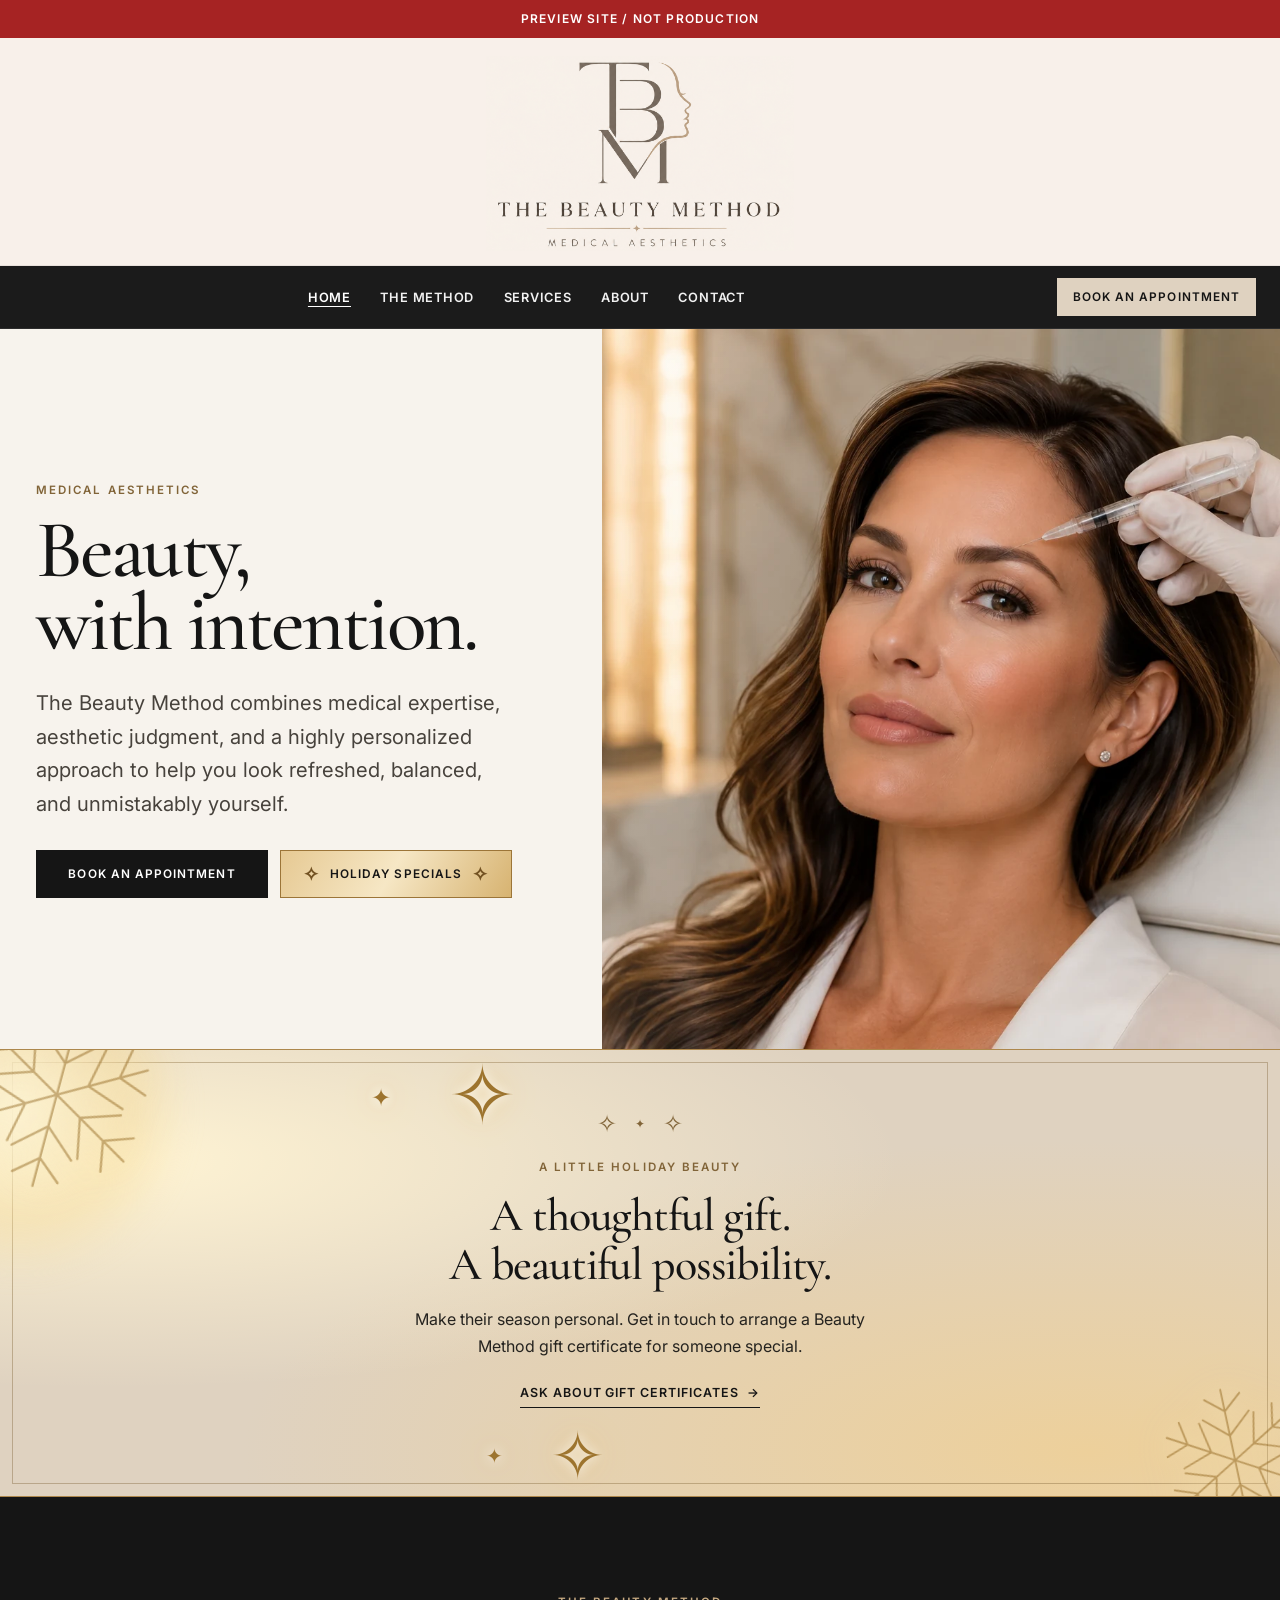
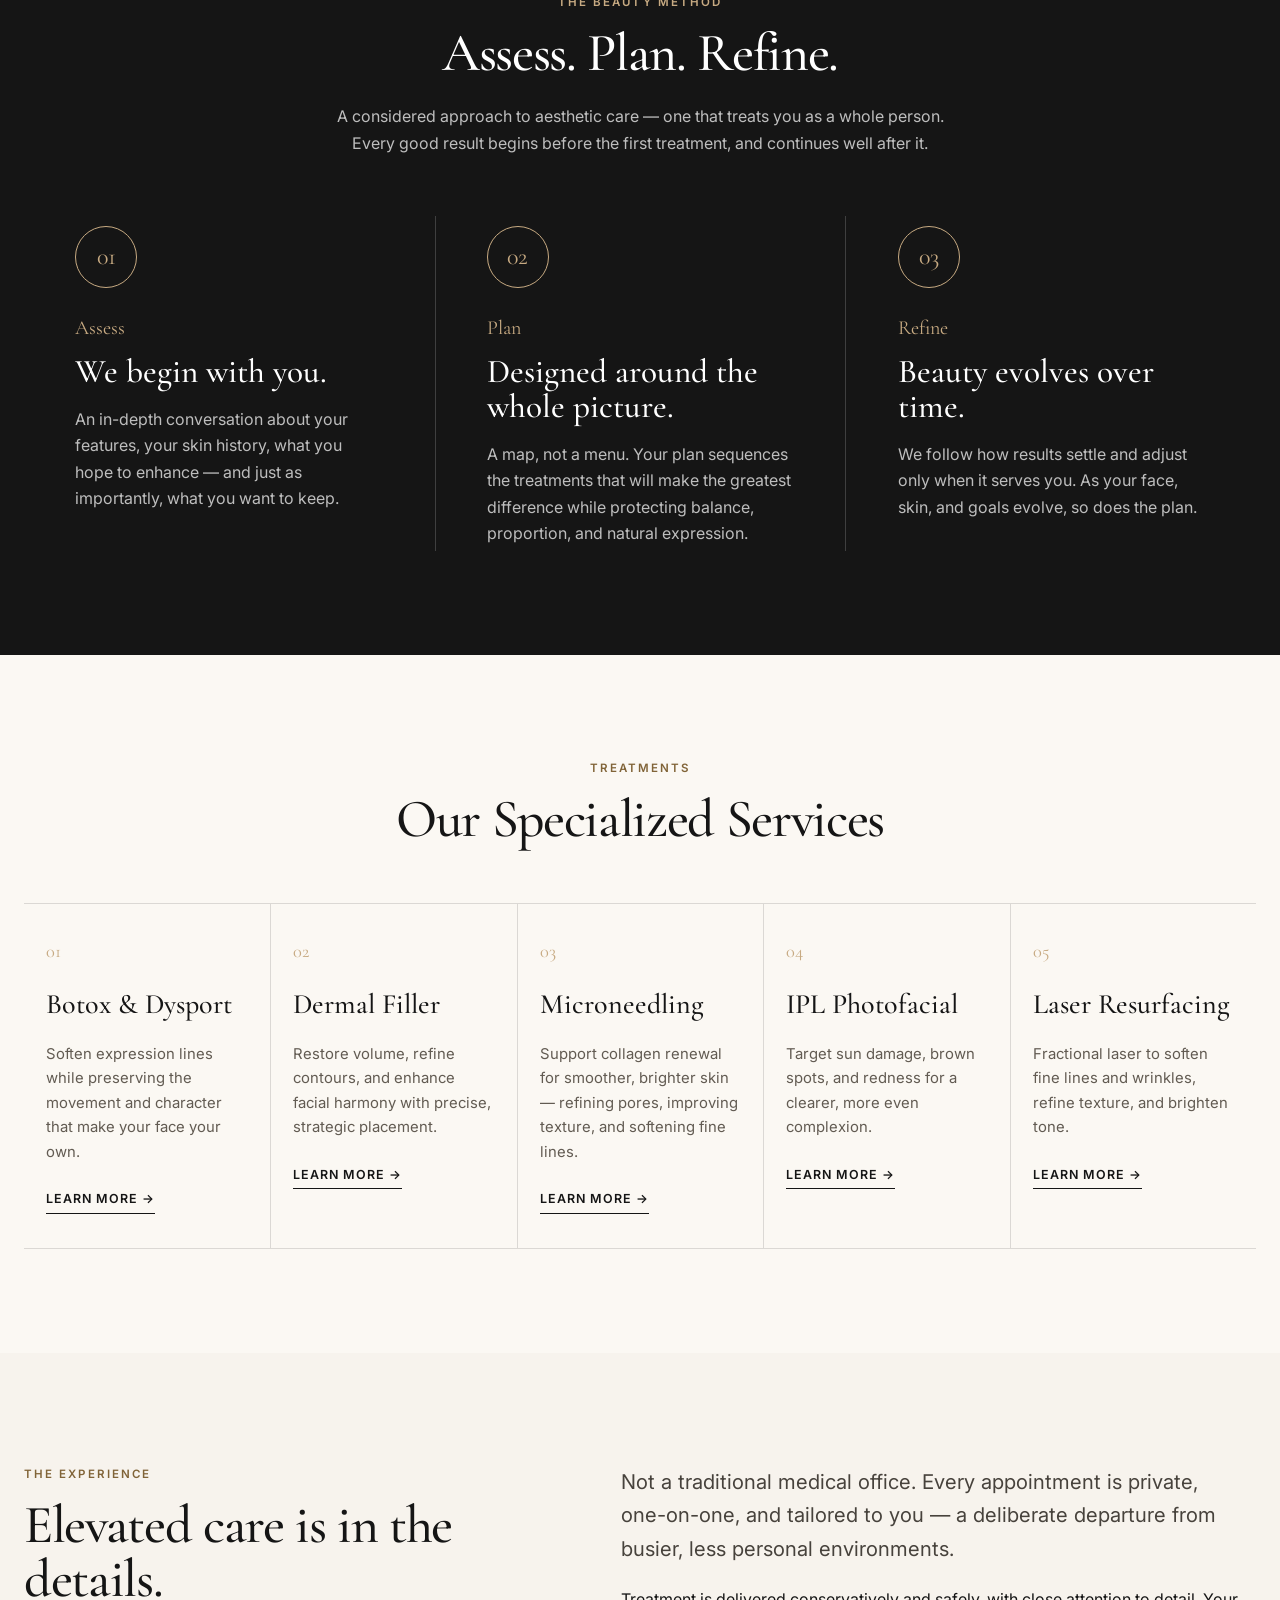
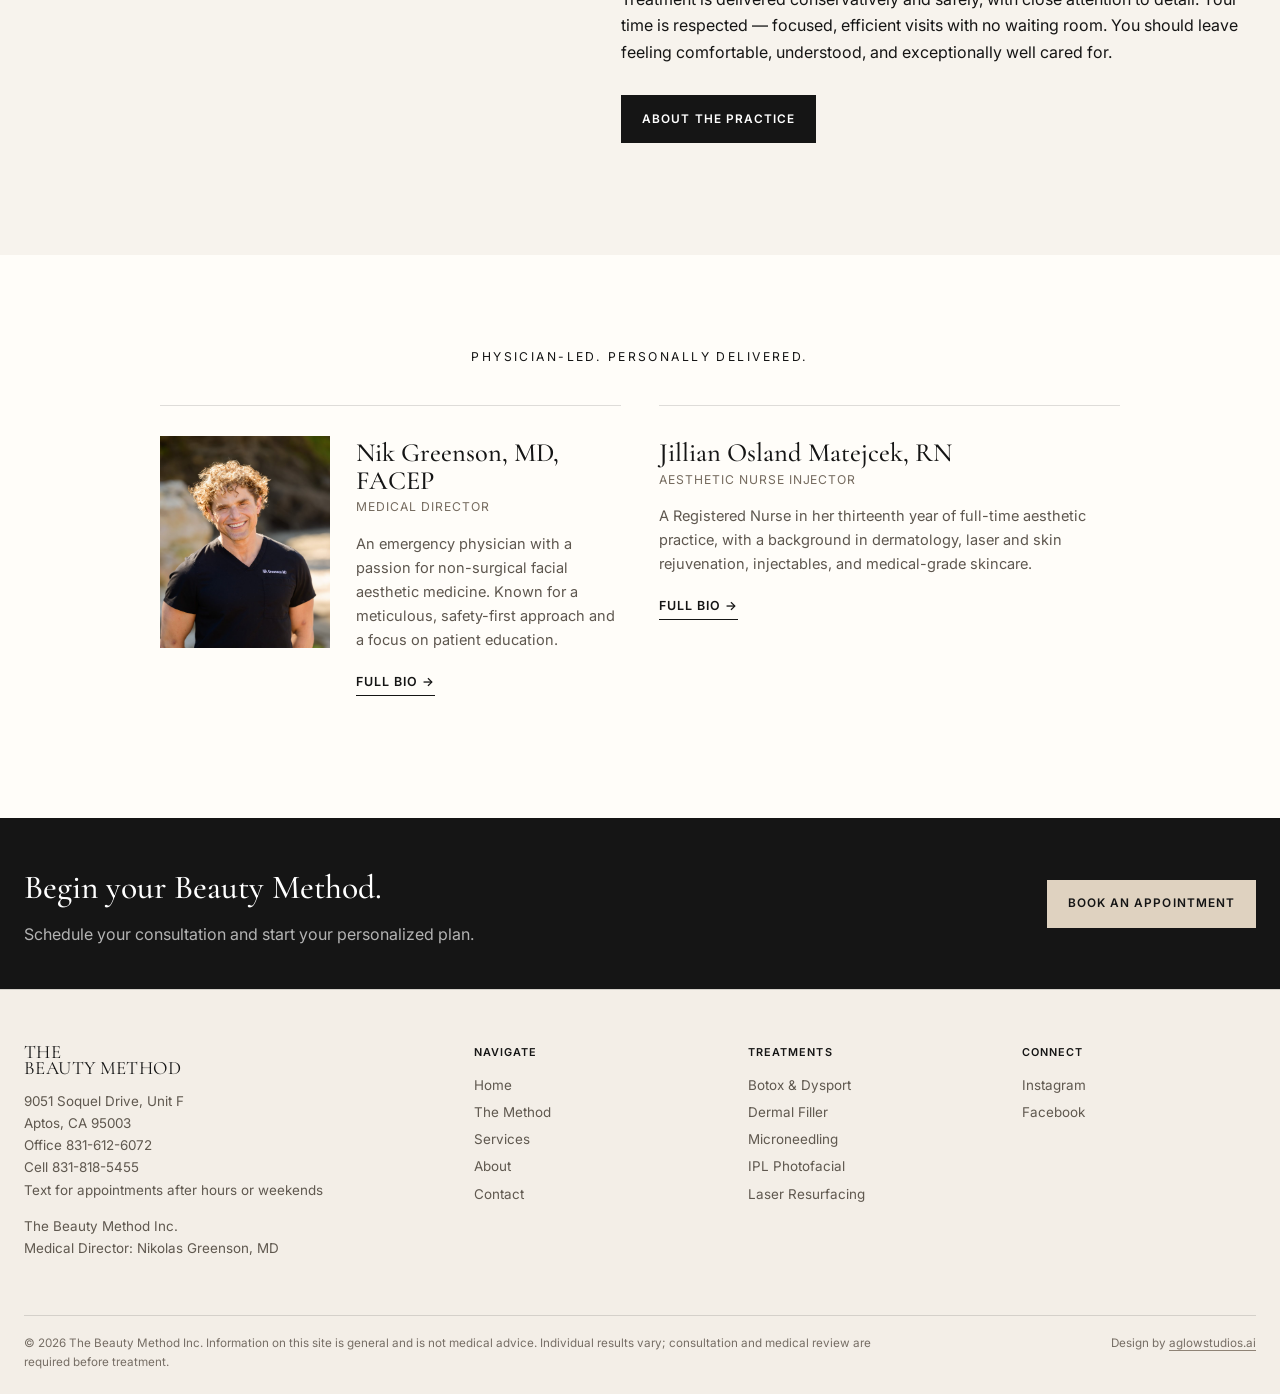
<file: index.html>
<!doctype html>
<html lang="en">
<head>
  <meta charset="utf-8">
  <meta name="viewport" content="width=device-width, initial-scale=1">
  <title>The Beauty Method | Medical Aesthetics on the Monterey Bay</title>
  <meta name="description" content="The Beauty Method — physician-led medical aesthetics in Aptos, California.">
  <meta name="theme-color" content="#151515">
  <link rel="preconnect" href="https://fonts.googleapis.com">
  <link rel="preconnect" href="https://fonts.gstatic.com" crossorigin>
  <link href="https://fonts.googleapis.com/css2?family=Cormorant+Garamond:wght@400;500;600&family=Inter:wght@400;500;600&display=swap" rel="stylesheet">
  <link rel="icon" type="image/png" href="assets/beauty-method-mark.png">
  <link rel="stylesheet" href="styles.css">
</head>
<body>
<div class="preview-notice" role="note" aria-label="Preview site notice">PREVIEW SITE / NOT PRODUCTION</div>
<a class="skip-link" href="#main">Skip to content</a>
<header class="brand-masthead">
  <a class="brand-logo-link" href="index.html" aria-label="The Beauty Method home">
    <img class="brand-logo" src="assets/beauty-method-logo.png" alt="The Beauty Method Medical Aesthetics">
  </a>
</header>
<div class="site-header">
  <div class="container header-inner">
    <nav class="site-nav" aria-label="Primary navigation">
      <a href="index.html" aria-current="page">Home</a>
      <a href="index.html#method">The Method</a>
      <a href="services.html">Services</a>
      <a href="about.html">About</a>
      <a href="visit.html">Contact</a>
      <a class="nav-book" href="visit.html#book" data-book-link>Book an Appointment</a>
    </nav>
    <a class="btn btn--light header-cta" href="visit.html#book" data-book-link>Book an Appointment</a>
    <button class="menu-toggle" type="button" aria-label="Open menu" aria-expanded="false"><span></span><span></span><span></span></button>
  </div>
</div>

<main id="main">
  <section class="hero">
    <div class="hero-copy reveal">
      <p class="eyebrow">Medical Aesthetics</p>
      <h1 class="display">Beauty,<br>with intention.</h1>
      <p class="lede">The Beauty Method combines medical expertise, aesthetic judgment, and a highly personalized approach to help you look refreshed, balanced, and unmistakably yourself.</p>
      <div class="actions hero-actions">
        <a class="btn" href="visit.html#book" data-book-link>Book an Appointment</a>
        <a class="btn btn--holiday" href="#promotions"><span aria-hidden="true">✧</span> Holiday Specials <span aria-hidden="true">✧</span></a>
      </div>
    </div>
    <div class="hero-media">
      <img src="assets/hero-injectable.webp" alt="Woman in an elegant treatment room as a practitioner prepares a cosmetic injectable" width="1800" height="1200">
    </div>
  </section>

  <section id="promotions" class="promotion" aria-labelledby="promotion-title">
    <div class="holiday-decoration" aria-hidden="true">
      <svg class="holiday-snowflake holiday-snowflake--large" viewBox="0 0 120 120" fill="none">
        <defs><path id="snowflake-arm" d="M60 60V8M60 24L47 13M60 24L73 13M60 42L43 27M60 42L77 27"/></defs>
        <g stroke="currentColor" stroke-width="1.3" stroke-linecap="round"><use href="#snowflake-arm"/><use href="#snowflake-arm" transform="rotate(60 60 60)"/><use href="#snowflake-arm" transform="rotate(120 60 60)"/><use href="#snowflake-arm" transform="rotate(180 60 60)"/><use href="#snowflake-arm" transform="rotate(240 60 60)"/><use href="#snowflake-arm" transform="rotate(300 60 60)"/></g>
      </svg>
      <svg class="holiday-snowflake holiday-snowflake--small" viewBox="0 0 120 120" fill="none"><g stroke="currentColor" stroke-width="1.3" stroke-linecap="round"><use href="#snowflake-arm"/><use href="#snowflake-arm" transform="rotate(60 60 60)"/><use href="#snowflake-arm" transform="rotate(120 60 60)"/><use href="#snowflake-arm" transform="rotate(180 60 60)"/><use href="#snowflake-arm" transform="rotate(240 60 60)"/><use href="#snowflake-arm" transform="rotate(300 60 60)"/></g></svg>
      <span class="holiday-star holiday-star--one">✧</span><span class="holiday-star holiday-star--two">✦</span><span class="holiday-star holiday-star--three">✧</span><span class="holiday-star holiday-star--four">✦</span>
    </div>
    <div class="promotion-sparkles" aria-hidden="true"><span>✧</span><span>✦</span><span>✧</span></div>
    <div class="container promotion-inner">
      <div class="promotion-copy">
        <p class="eyebrow">A little holiday beauty</p>
        <h2 id="promotion-title">A thoughtful gift.<br>A beautiful possibility.</h2>
        <p>Make their season personal. Get in touch to arrange a Beauty Method gift certificate for someone special.</p>
        <a class="text-link" href="visit.html#book">Ask about gift certificates <span aria-hidden="true">→</span></a>
      </div>

    </div>
  </section>

  <section class="method" id="method" aria-labelledby="method-title">
    <div class="container">
      <p class="eyebrow" style="text-align:center">The Beauty Method</p>
      <h2 class="h2" id="method-title">Assess. Plan. Refine.</h2>
      <p class="section-intro">A considered approach to aesthetic care — one that treats you as a whole person. Every good result begins before the first treatment, and continues well after it.</p>
      <div class="method-grid">
        <article class="method-card reveal">
          <div class="icon-line" aria-hidden="true">01</div>
          <span class="method-number">Assess</span>
          <h3 class="h3">We begin with you.</h3>
          <p>An in-depth conversation about your features, your skin history, what you hope to enhance — and just as importantly, what you want to keep.</p>
        </article>
        <article class="method-card reveal">
          <div class="icon-line" aria-hidden="true">02</div>
          <span class="method-number">Plan</span>
          <h3 class="h3">Designed around the whole picture.</h3>
          <p>A map, not a menu. Your plan sequences the treatments that will make the greatest difference while protecting balance, proportion, and natural expression.</p>
        </article>
        <article class="method-card reveal">
          <div class="icon-line" aria-hidden="true">03</div>
          <span class="method-number">Refine</span>
          <h3 class="h3">Beauty evolves over time.</h3>
          <p>We follow how results settle and adjust only when it serves you. As your face, skin, and goals evolve, so does the plan.</p>
        </article>
      </div>
    </div>
  </section>

  <section class="section services-section" aria-labelledby="services-title">
    <div class="container">
      <div class="section-head reveal">
        <p class="eyebrow">Treatments</p>
        <h2 class="h2" id="services-title">Our Specialized Services</h2>
      </div>
      <div class="services-grid services-grid--text services-grid--five">
        <article class="service-card service-card--text reveal">
          <span class="service-index">01</span>
          <h3>Botox &amp; Dysport</h3>
          <p>Soften expression lines while preserving the movement and character that make your face your own.</p>
          <a class="text-link" href="services.html#neuromodulators">Learn more →</a>
        </article>
        <article class="service-card service-card--text reveal">
          <span class="service-index">02</span>
          <h3>Dermal Filler</h3>
          <p>Restore volume, refine contours, and enhance facial harmony with precise, strategic placement.</p>
          <a class="text-link" href="services.html#filler">Learn more →</a>
        </article>
        <article class="service-card service-card--text reveal">
          <span class="service-index">03</span>
          <h3>Microneedling</h3>
          <p>Support collagen renewal for smoother, brighter skin — refining pores, improving texture, and softening fine lines.</p>
          <a class="text-link" href="services.html#microneedling">Learn more →</a>
        </article>
        <article class="service-card service-card--text reveal">
          <span class="service-index">04</span>
          <h3>IPL Photofacial</h3>
          <p>Target sun damage, brown spots, and redness for a clearer, more even complexion.</p>
          <a class="text-link" href="services.html#ipl">Learn more →</a>
        </article>
        <article class="service-card service-card--text reveal">
          <span class="service-index">05</span>
          <h3>Laser Resurfacing</h3>
          <p>Fractional laser to soften fine lines and wrinkles, refine texture, and brighten tone.</p>
          <a class="text-link" href="services.html#resurfacing">Learn more →</a>
        </article>
      </div>
    </div>
  </section>

  <section class="experience-text" id="experience" aria-labelledby="experience-title">
    <div class="container experience-text-grid">
      <div class="reveal">
        <p class="eyebrow">The experience</p>
        <h2 class="h2" id="experience-title">Elevated care is in the details.</h2>
      </div>
      <div class="experience-copy-text reveal">
        <p class="lede">Not a traditional medical office. Every appointment is private, one-on-one, and tailored to you — a deliberate departure from busier, less personal environments.</p>
        <p>Treatment is delivered conservatively and safely, with close attention to detail. Your time is respected — focused, efficient visits with no waiting room. You should leave feeling comfortable, understood, and exceptionally well cared for.</p>
        <div class="actions"><a class="btn" href="about.html">About the practice</a></div>
      </div>
    </div>
  </section>

  <section class="team-strip" aria-labelledby="team-title">
    <div class="container">
      <div class="team-title" id="team-title">Physician-led. Personally delivered.</div>
      <div class="team-grid">
        <article class="team-card reveal">
          <img class="team-photo" src="assets/nik-greenson.jpg" alt="Nik Greenson, MD, FACEP, Medical Director of The Beauty Method" loading="lazy">
          <div>
            <h3>Nik Greenson, MD, FACEP</h3>
            <div class="role">Medical Director</div>
            <p>An emergency physician with a passion for non-surgical facial aesthetic medicine. Known for a meticulous, safety-first approach and a focus on patient education.</p>
            <a class="text-link" href="about.html#nik">Full bio →</a>
          </div>
        </article>
        <article class="team-card team-card--solo reveal">
          <div>
            <h3>Jillian Osland Matejcek, RN</h3>
            <div class="role">Aesthetic Nurse Injector</div>
            <p>A Registered Nurse in her thirteenth year of full-time aesthetic practice, with a background in dermatology, laser and skin rejuvenation, injectables, and medical-grade skincare.</p>
            <a class="text-link" href="about.html#jillian">Full bio →</a>
          </div>
        </article>
      </div>
    </div>
  </section>

  <section class="dark-cta">
    <div class="container dark-cta-inner">
      <div>
        <h2>Begin your Beauty Method.</h2>
        <p>Schedule your consultation and start your personalized plan.</p>
      </div>
      <a class="btn btn--light" href="visit.html#book" data-book-link>Book an Appointment</a>
    </div>
  </section>
</main>

<footer class="site-footer">
  <div class="container footer-grid">
    <div>
      <div class="brand"><span>The</span><span>Beauty Method</span></div>
      <p>9051 Soquel Drive, Unit F<br>Aptos, CA 95003<br>Office <a href="tel:+18316126072">831-612-6072</a><br>Cell <a href="tel:+18318185455">831-818-5455</a><br><a href="sms:+18318185455">Text</a> for appointments after hours or weekends</p><p class="footer-legal-name">The Beauty Method Inc.<br>Medical Director: Nikolas Greenson, MD</p>
    </div>
    <div><div class="footer-title">Navigate</div><div class="footer-links"><a href="index.html">Home</a><a href="#method">The Method</a><a href="services.html">Services</a><a href="about.html">About</a><a href="visit.html">Contact</a></div></div>
    <div><div class="footer-title">Treatments</div><div class="footer-links"><a href="services.html#neuromodulators">Botox &amp; Dysport</a><a href="services.html#filler">Dermal Filler</a><a href="services.html#microneedling">Microneedling</a><a href="services.html#ipl">IPL Photofacial</a><a href="services.html#resurfacing">Laser Resurfacing</a></div></div><div><div class="footer-title">Connect</div><div class="footer-links"><a href="https://www.instagram.com/nurseinjector_jillian" target="_blank" rel="noopener">Instagram</a><a href="https://www.facebook.com/novellaskin" target="_blank" rel="noopener">Facebook</a></div></div>

  </div>
  <div class="container footer-bottom">
    <div class="legal">© <span data-year></span> The Beauty Method Inc. Information on this site is general and is not medical advice. Individual results vary; consultation and medical review are required before treatment.</div>
    <div class="footer-credit">Design by <a href="https://aglowstudios.ai" target="_blank" rel="noopener">aglowstudios.ai</a></div>
  </div>
</footer>
<script src="script.js"></script>
</body>
</html>
</file>
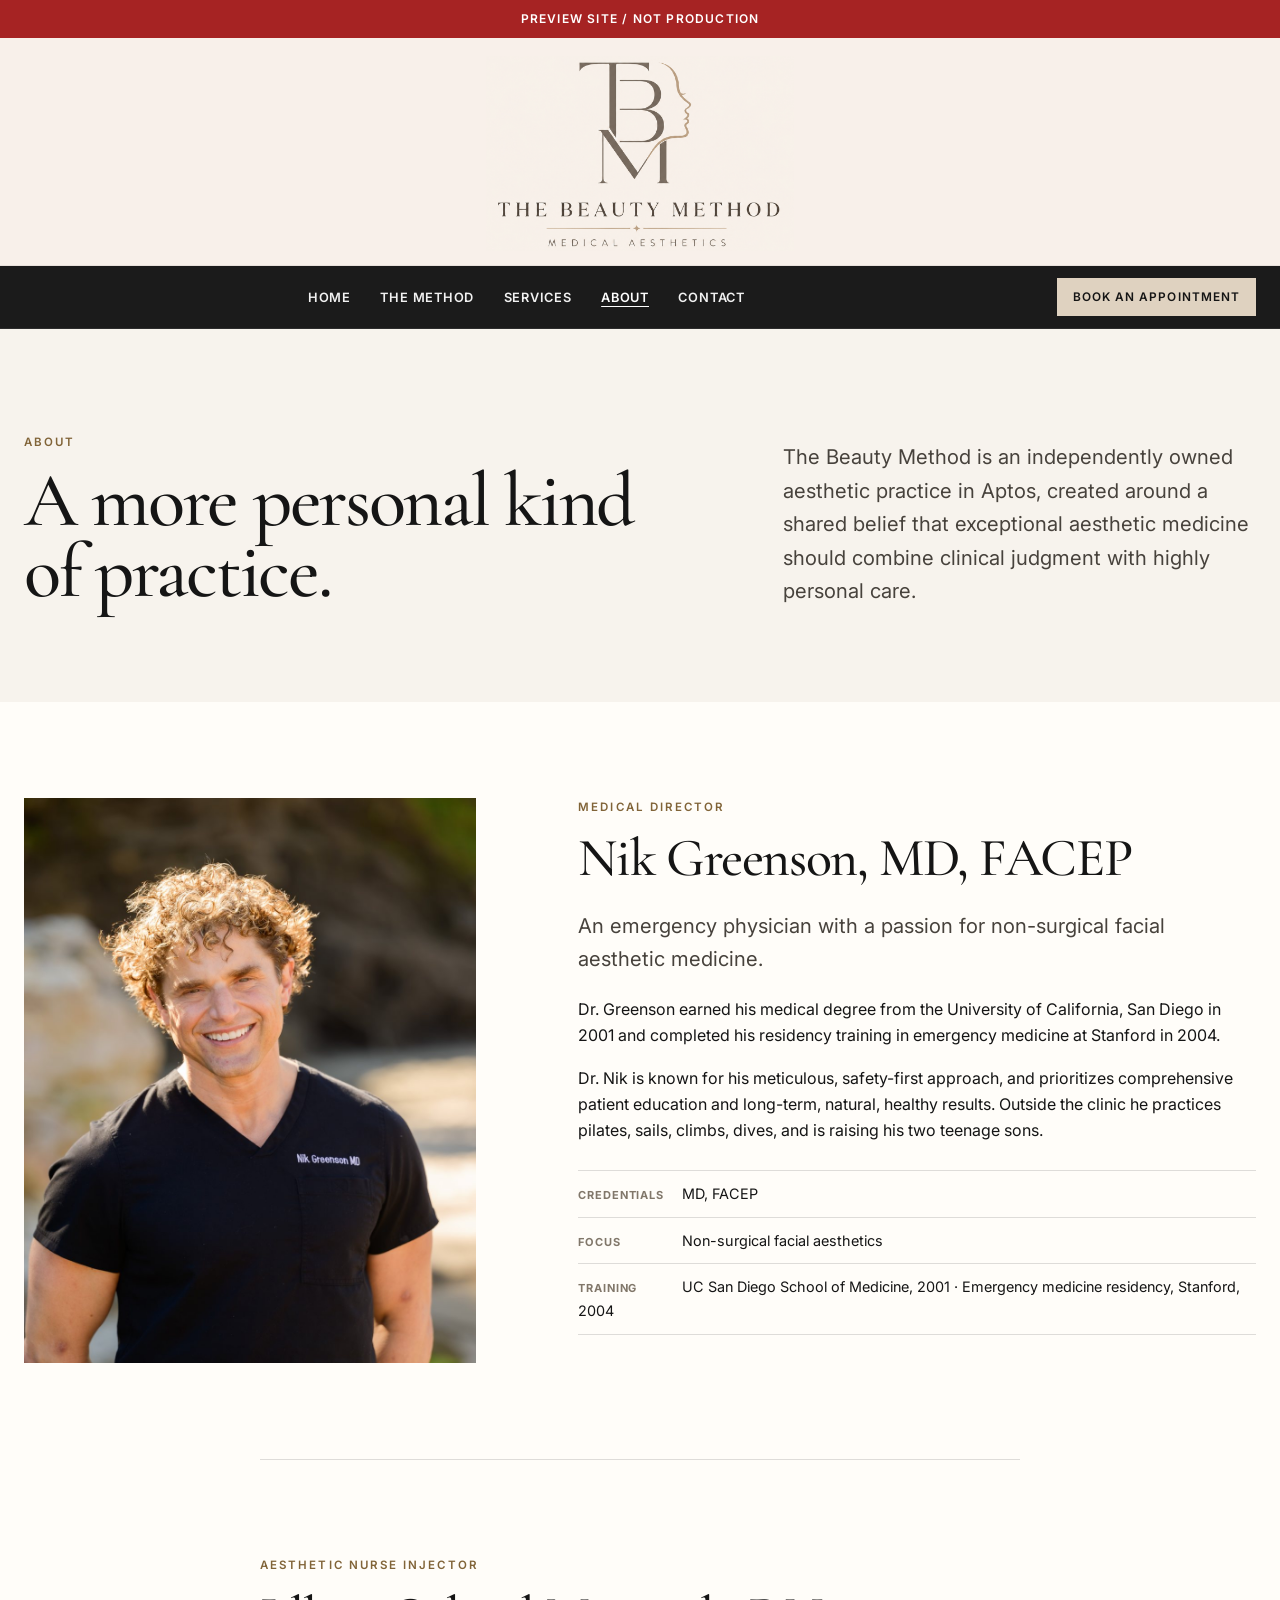
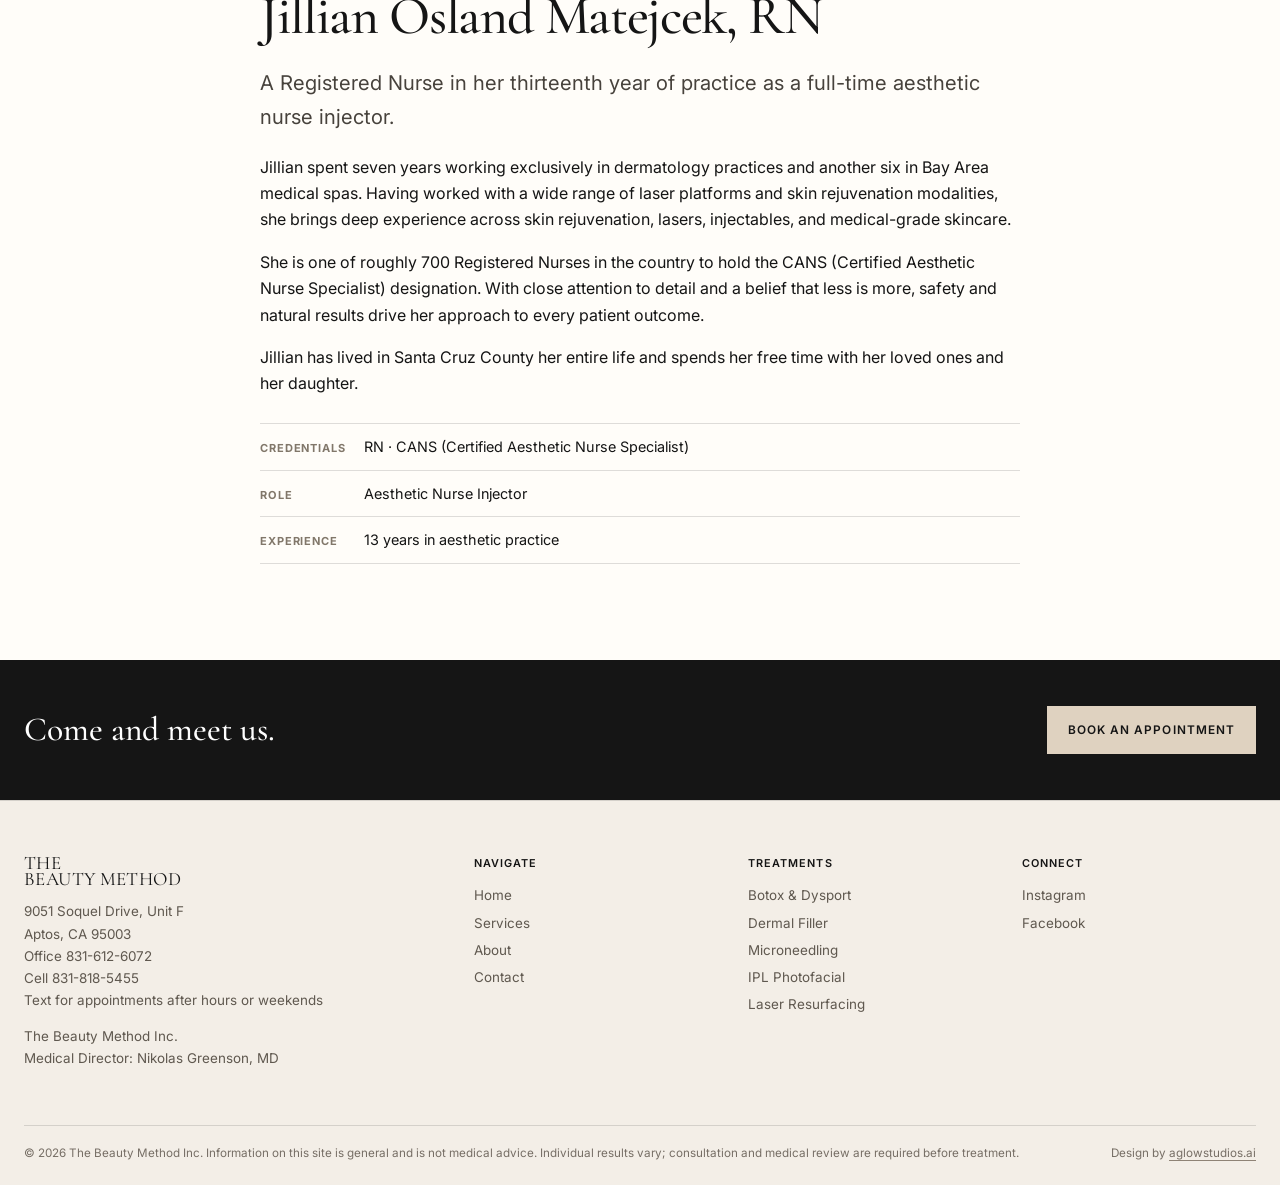
<file: about.html>
<!doctype html>
<html lang="en">
<head>
  <meta charset="utf-8"><meta name="viewport" content="width=device-width, initial-scale=1">
  <title>About | The Beauty Method, Aptos</title><meta name="description" content="Meet the team and learn the philosophy behind The Beauty Method in Aptos, California.">
  <link rel="preconnect" href="https://fonts.googleapis.com"><link rel="preconnect" href="https://fonts.gstatic.com" crossorigin><link href="https://fonts.googleapis.com/css2?family=Cormorant+Garamond:wght@400;500;600&family=Inter:wght@400;500;600&display=swap" rel="stylesheet"><link rel="icon" type="image/png" href="assets/beauty-method-mark.png">
  <link rel="stylesheet" href="styles.css">
</head>
<body>
<div class="preview-notice" role="note" aria-label="Preview site notice">PREVIEW SITE / NOT PRODUCTION</div>
<a class="skip-link" href="#main">Skip to content</a>
<header class="brand-masthead">
  <a class="brand-logo-link" href="index.html" aria-label="The Beauty Method home">
    <img class="brand-logo" src="assets/beauty-method-logo.png" alt="The Beauty Method Medical Aesthetics">
  </a>
</header>
<div class="site-header">
  <div class="container header-inner">
    <nav class="site-nav" aria-label="Primary navigation">
      <a href="index.html">Home</a>
      <a href="index.html#method">The Method</a>
      <a href="services.html">Services</a>
      <a href="about.html" aria-current="page">About</a>
      <a href="visit.html">Contact</a>
      <a class="nav-book" href="visit.html#book" data-book-link>Book an Appointment</a>
    </nav>
    <a class="btn btn--light header-cta" href="visit.html#book" data-book-link>Book an Appointment</a>
    <button class="menu-toggle" type="button" aria-label="Open menu" aria-expanded="false"><span></span><span></span><span></span></button>
  </div>
</div>
<main id="main">
  <section class="page-hero"><div class="container page-hero-grid"><div><p class="eyebrow">About</p><h1 class="h1-page">A more personal kind of practice.</h1></div><p class="lede">The Beauty Method is an independently owned aesthetic practice in Aptos, created around a shared belief that exceptional aesthetic medicine should combine clinical judgment with highly personal care.</p></div></section>
  <section class="container about-grid" id="nik"><div class="bio-photo"><img src="assets/nik-greenson.jpg" alt="Nik Greenson, MD, FACEP, Medical Director of The Beauty Method" loading="lazy"></div><div><p class="eyebrow">Medical Director</p><h2 class="h2">Nik Greenson, MD, FACEP</h2><p class="lede">An emergency physician with a passion for non-surgical facial aesthetic medicine.</p><p>Dr. Greenson earned his medical degree from the University of California, San Diego in 2001 and completed his residency training in emergency medicine at Stanford in 2004.</p><p>Dr. Nik is known for his meticulous, safety-first approach, and prioritizes comprehensive patient education and long-term, natural, healthy results. Outside the clinic he practices pilates, sails, climbs, dives, and is raising his two teenage sons.</p><ul class="credentials"><li><strong>Credentials</strong> MD, FACEP</li><li><strong>Focus</strong> Non-surgical facial aesthetics</li><li><strong>Training</strong> UC San Diego School of Medicine, 2001 · Emergency medicine residency, Stanford, 2004</li></ul></div></section>
  <section class="container about-grid about-grid--solo" id="jillian"><div><p class="eyebrow">Aesthetic Nurse Injector</p><h2 class="h2">Jillian Osland Matejcek, RN</h2><p class="lede">A Registered Nurse in her thirteenth year of practice as a full-time aesthetic nurse injector.</p><p>Jillian spent seven years working exclusively in dermatology practices and another six in Bay Area medical spas. Having worked with a wide range of laser platforms and skin rejuvenation modalities, she brings deep experience across skin rejuvenation, lasers, injectables, and medical-grade skincare.</p><p>She is one of roughly 700 Registered Nurses in the country to hold the CANS (Certified Aesthetic Nurse Specialist) designation. With close attention to detail and a belief that less is more, safety and natural results drive her approach to every patient outcome.</p><p>Jillian has lived in Santa Cruz County her entire life and spends her free time with her loved ones and her daughter.</p><ul class="credentials"><li><strong>Credentials</strong> RN · CANS (Certified Aesthetic Nurse Specialist)</li><li><strong>Role</strong> Aesthetic Nurse Injector</li><li><strong>Experience</strong> 13 years in aesthetic practice</li></ul></div></section>
  <section class="dark-cta"><div class="container dark-cta-inner"><div><h2>Come and meet us.</h2></div><a class="btn btn--light" href="visit.html#book" data-book-link>Book an Appointment</a></div></section>
</main>
<footer class="site-footer"><div class="container footer-grid"><div><div class="brand"><span>The</span><span>Beauty Method</span></div><p>9051 Soquel Drive, Unit F<br>Aptos, CA 95003<br>Office <a href="tel:+18316126072">831-612-6072</a><br>Cell <a href="tel:+18318185455">831-818-5455</a><br><a href="sms:+18318185455">Text</a> for appointments after hours or weekends</p><p class="footer-legal-name">The Beauty Method Inc.<br>Medical Director: Nikolas Greenson, MD</p></div><div><div class="footer-title">Navigate</div><div class="footer-links"><a href="index.html">Home</a><a href="services.html">Services</a><a href="about.html">About</a><a href="visit.html">Contact</a></div></div><div><div class="footer-title">Treatments</div><div class="footer-links"><a href="services.html#neuromodulators">Botox & Dysport</a><a href="services.html#filler">Dermal Filler</a><a href="services.html#microneedling">Microneedling</a><a href="services.html#ipl">IPL Photofacial</a><a href="services.html#resurfacing">Laser Resurfacing</a></div></div><div><div class="footer-title">Connect</div><div class="footer-links"><a href="https://www.instagram.com/nurseinjector_jillian" target="_blank" rel="noopener">Instagram</a><a href="https://www.facebook.com/novellaskin" target="_blank" rel="noopener">Facebook</a></div></div></div><div class="container footer-bottom"><div>© <span data-year></span> The Beauty Method Inc. Information on this site is general and is not medical advice. Individual results vary; consultation and medical review are required before treatment.</div><div class="footer-credit">Design by <a href="https://aglowstudios.ai" target="_blank" rel="noopener">aglowstudios.ai</a></div></div></footer>
<script src="script.js"></script></body></html>
</file>
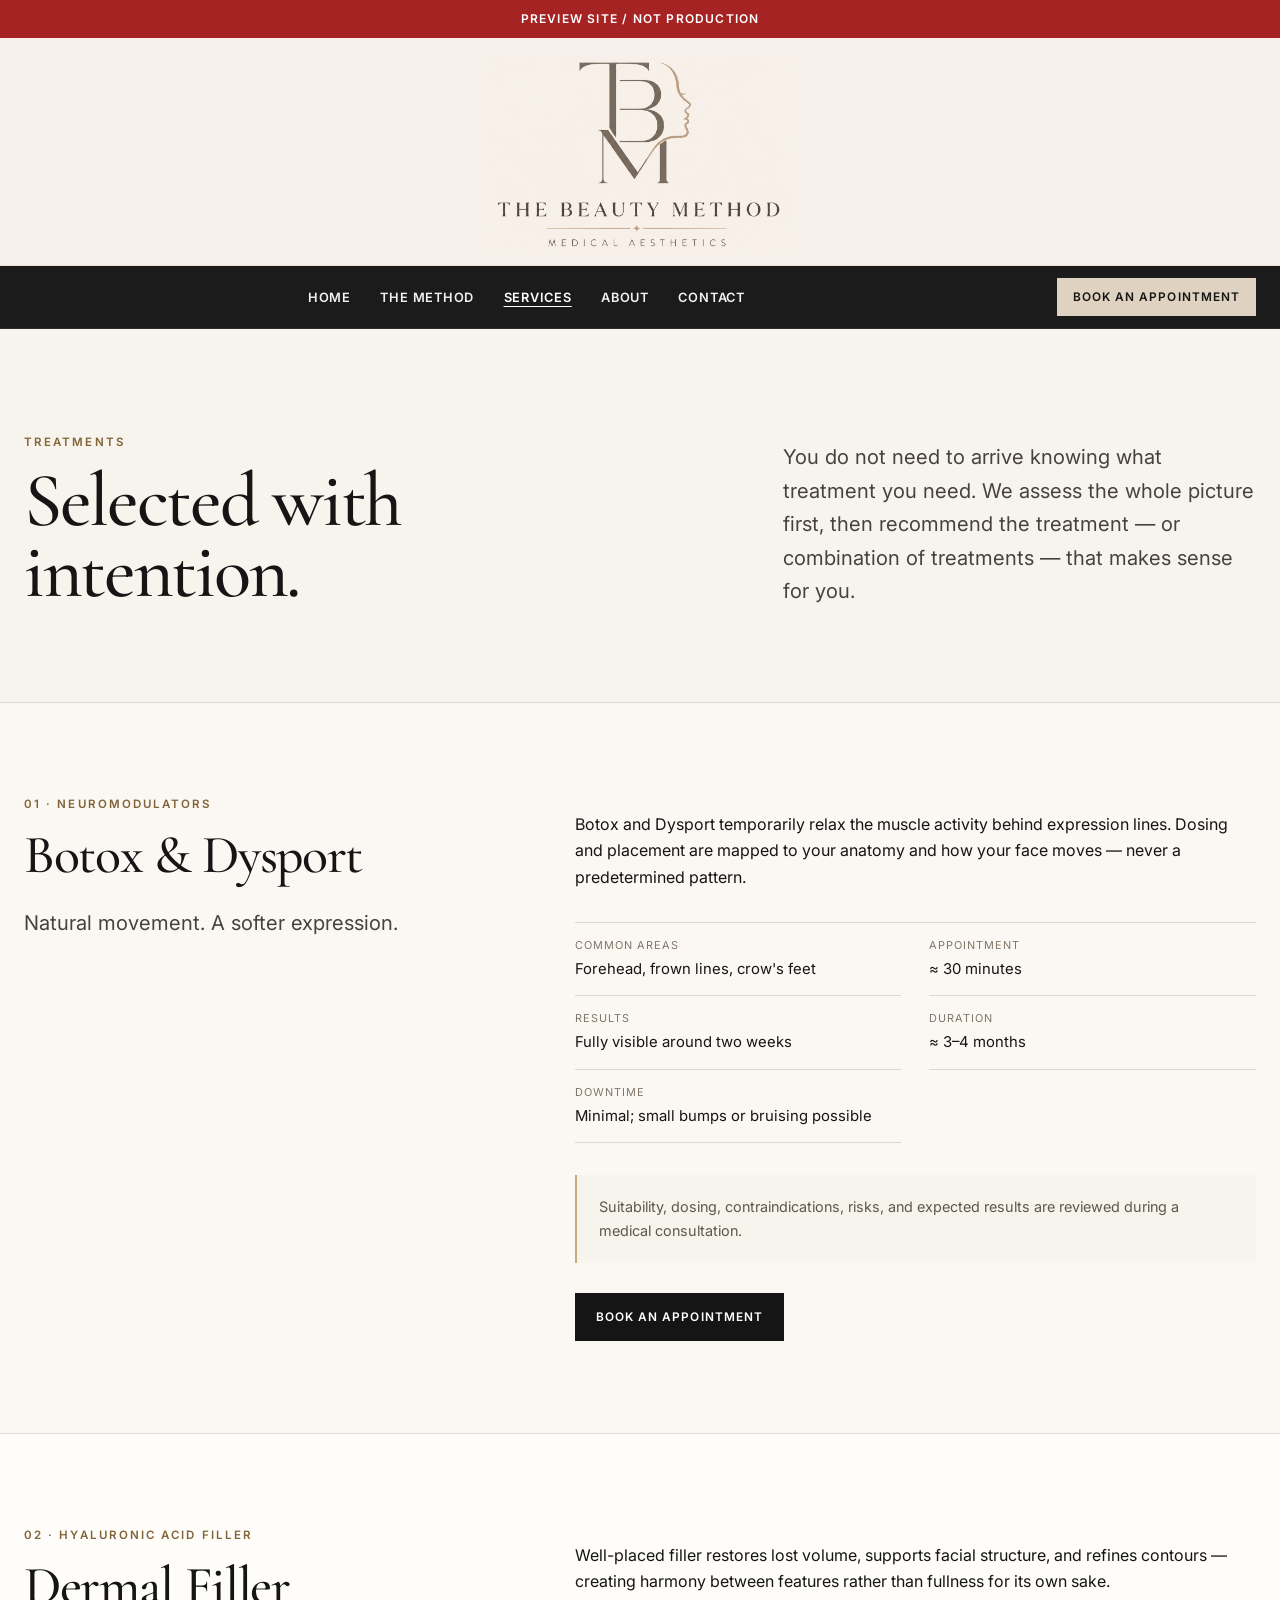
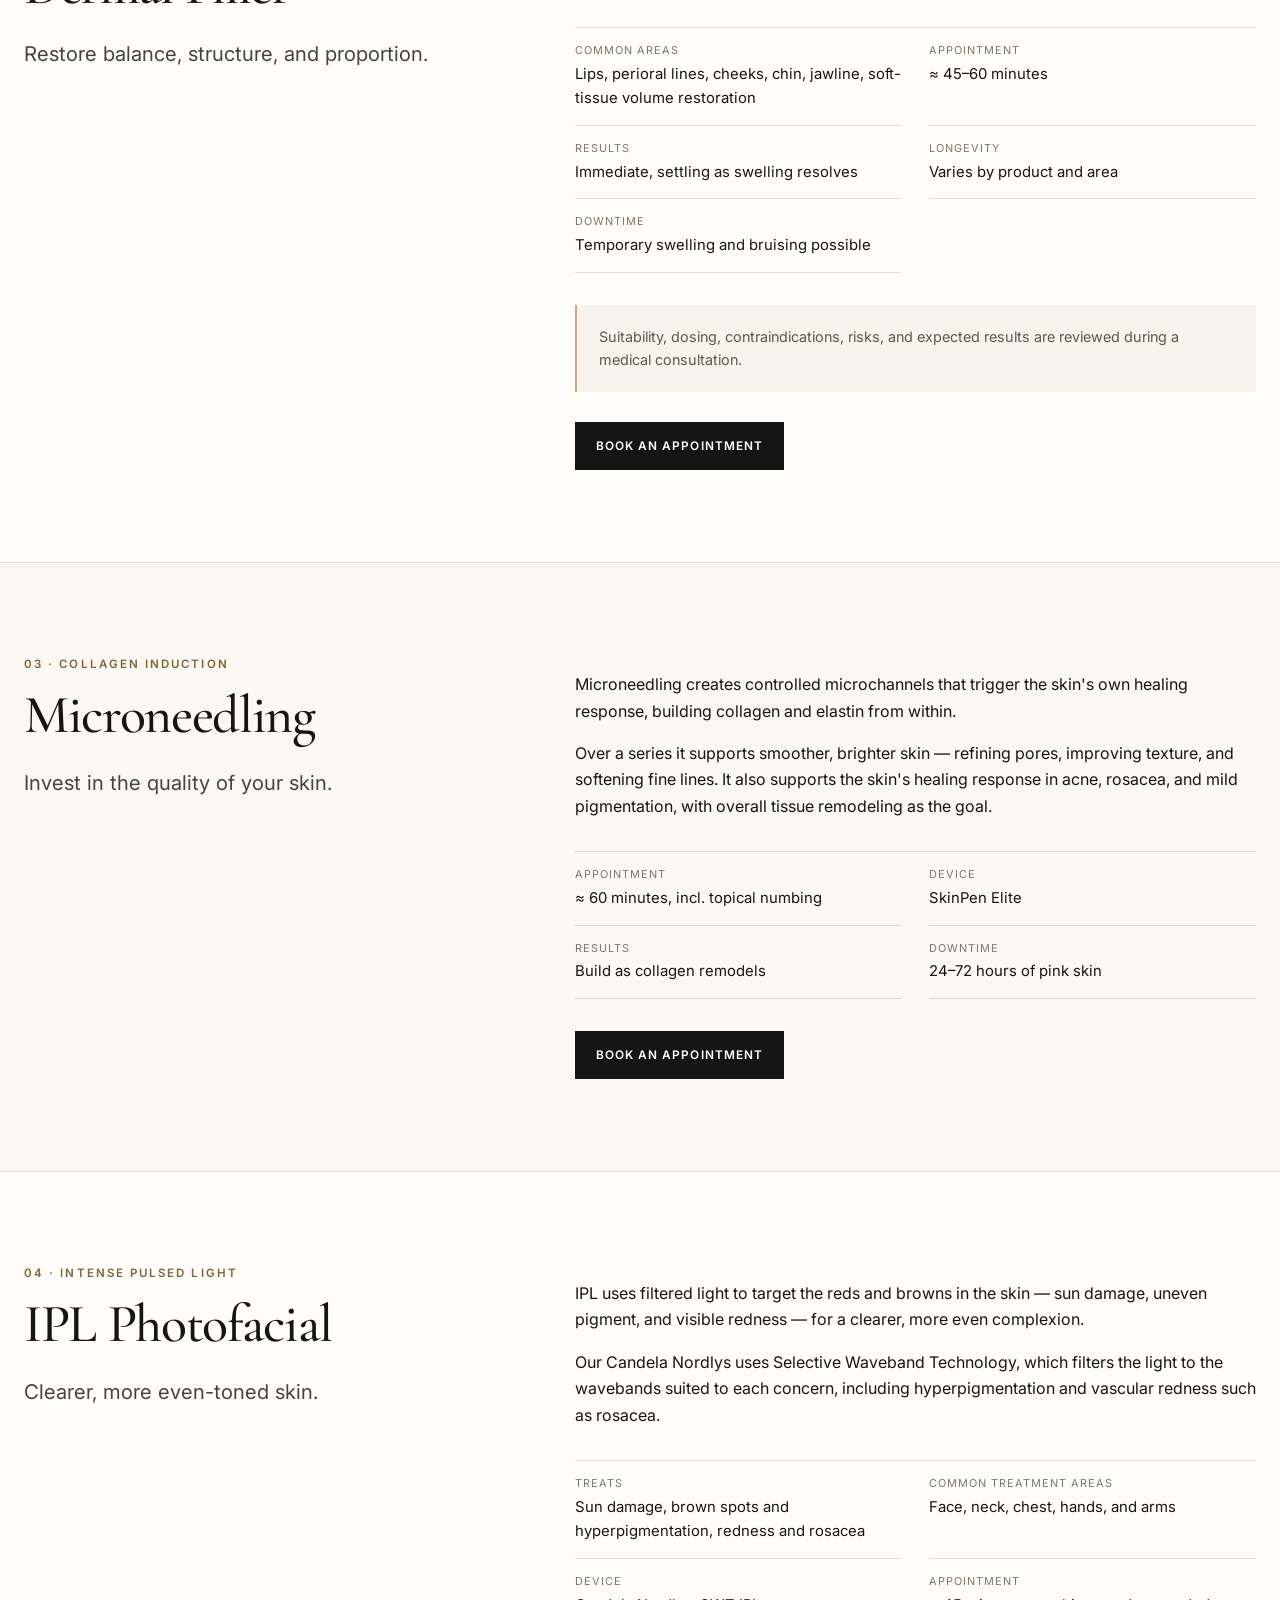
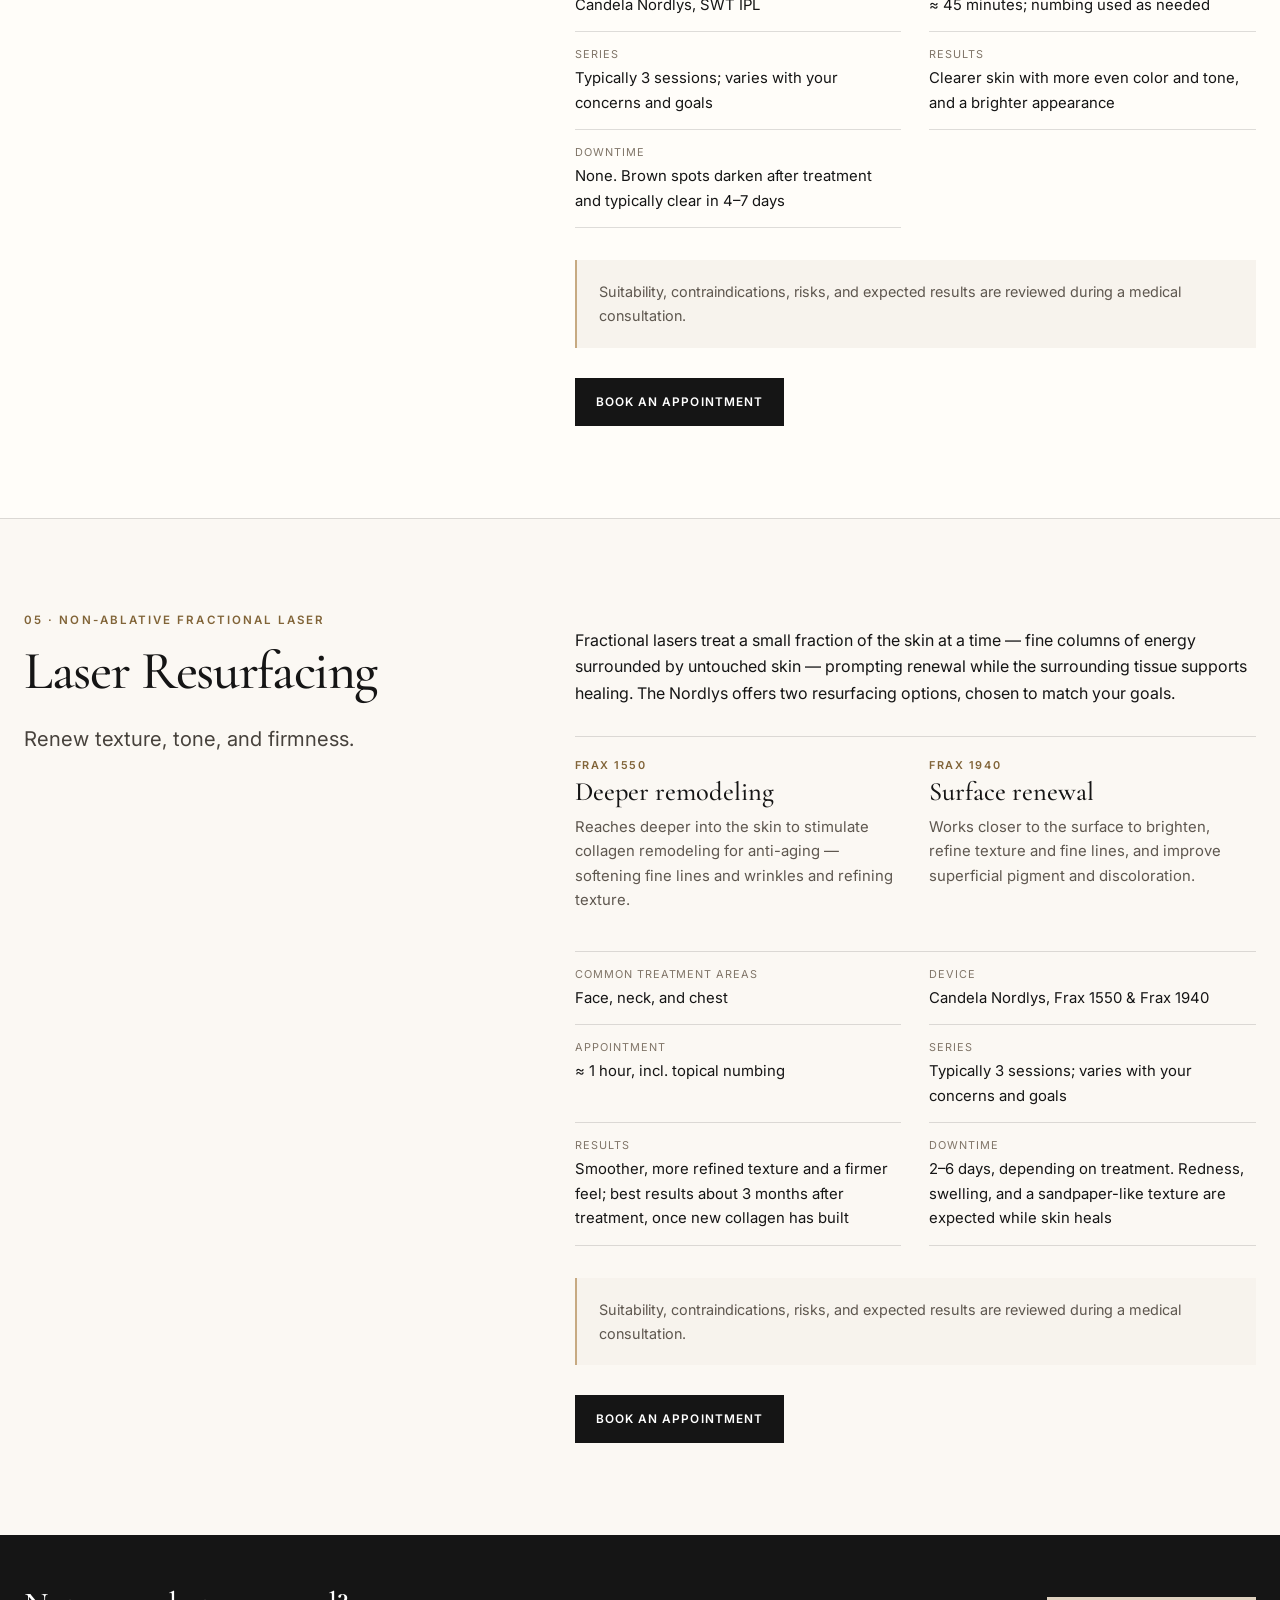
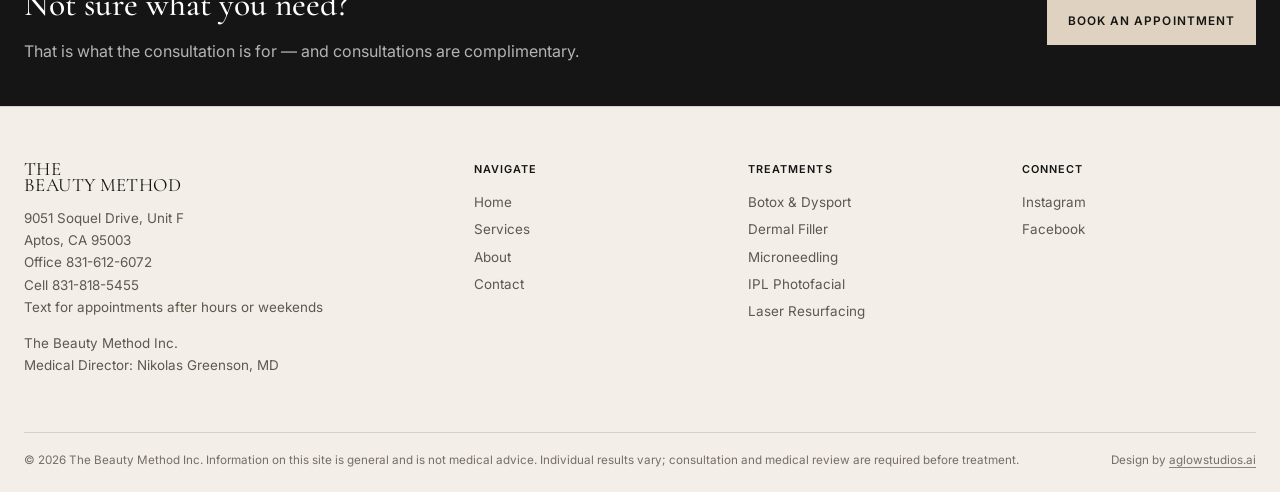
<file: services.html>
<!doctype html>
<html lang="en">
<head>
  <meta charset="utf-8"><meta name="viewport" content="width=device-width, initial-scale=1">
  <title>Treatments | The Beauty Method, Aptos</title>
  <meta name="description" content="Explore Botox, Dysport, dermal filler, microneedling, IPL photofacials, and fractional laser resurfacing at The Beauty Method in Aptos.">
  <link rel="preconnect" href="https://fonts.googleapis.com"><link rel="preconnect" href="https://fonts.gstatic.com" crossorigin>
  <link href="https://fonts.googleapis.com/css2?family=Cormorant+Garamond:wght@400;500;600&family=Inter:wght@400;500;600&display=swap" rel="stylesheet"><link rel="icon" type="image/png" href="assets/beauty-method-mark.png">
  <link rel="stylesheet" href="styles.css">
</head>
<body>
<div class="preview-notice" role="note" aria-label="Preview site notice">PREVIEW SITE / NOT PRODUCTION</div>
<a class="skip-link" href="#main">Skip to content</a>
<header class="brand-masthead">
  <a class="brand-logo-link" href="index.html" aria-label="The Beauty Method home">
    <img class="brand-logo" src="assets/beauty-method-logo.png" alt="The Beauty Method Medical Aesthetics">
  </a>
</header>
<div class="site-header">
  <div class="container header-inner">
    <nav class="site-nav" aria-label="Primary navigation">
      <a href="index.html">Home</a>
      <a href="index.html#method">The Method</a>
      <a href="services.html" aria-current="page">Services</a>
      <a href="about.html">About</a>
      <a href="visit.html">Contact</a>
      <a class="nav-book" href="visit.html#book" data-book-link>Book an Appointment</a>
    </nav>
    <a class="btn btn--light header-cta" href="visit.html#book" data-book-link>Book an Appointment</a>
    <button class="menu-toggle" type="button" aria-label="Open menu" aria-expanded="false"><span></span><span></span><span></span></button>
  </div>
</div>
<main id="main">
  <section class="page-hero"><div class="container page-hero-grid"><div><p class="eyebrow">Treatments</p><h1 class="h1-page">Selected with intention.</h1></div><p class="lede">You do not need to arrive knowing what treatment you need. We assess the whole picture first, then recommend the treatment — or combination of treatments — that makes sense for you.</p></div></section>

  <section class="treatment treatment--text" id="neuromodulators"><div class="container treatment-text-grid"><div class="treatment-heading reveal"><p class="eyebrow">01 · Neuromodulators</p><h2 class="h2">Botox & Dysport</h2><p class="lede">Natural movement. A softer expression.</p></div><div class="treatment-copy reveal"><p>Botox and Dysport temporarily relax the muscle activity behind expression lines. Dosing and placement are mapped to your anatomy and how your face moves — never a predetermined pattern.</p><dl class="facts"><div class="fact"><dt>Common areas</dt><dd>Forehead, frown lines, crow's feet</dd></div><div class="fact"><dt>Appointment</dt><dd>≈ 30 minutes</dd></div><div class="fact"><dt>Results</dt><dd>Fully visible around two weeks</dd></div><div class="fact"><dt>Duration</dt><dd>≈ 3–4 months</dd></div><div class="fact"><dt>Downtime</dt><dd>Minimal; small bumps or bruising possible</dd></div></dl><div class="notice">Suitability, dosing, contraindications, risks, and expected results are reviewed during a medical consultation.</div><div class="actions"><a class="btn" href="visit.html#book" data-book-link>Book an Appointment</a></div></div></div></section>

  <section class="treatment treatment--text" id="filler"><div class="container treatment-text-grid"><div class="treatment-heading reveal"><p class="eyebrow">02 · Hyaluronic acid filler</p><h2 class="h2">Dermal Filler</h2><p class="lede">Restore balance, structure, and proportion.</p></div><div class="treatment-copy reveal"><p>Well-placed filler restores lost volume, supports facial structure, and refines contours — creating harmony between features rather than fullness for its own sake.</p><dl class="facts"><div class="fact"><dt>Common areas</dt><dd>Lips, perioral lines, cheeks, chin, jawline, soft-tissue volume restoration</dd></div><div class="fact"><dt>Appointment</dt><dd>≈ 45–60 minutes</dd></div><div class="fact"><dt>Results</dt><dd>Immediate, settling as swelling resolves</dd></div><div class="fact"><dt>Longevity</dt><dd>Varies by product and area</dd></div><div class="fact"><dt>Downtime</dt><dd>Temporary swelling and bruising possible</dd></div></dl><div class="notice">Suitability, dosing, contraindications, risks, and expected results are reviewed during a medical consultation.</div><div class="actions"><a class="btn" href="visit.html#book" data-book-link>Book an Appointment</a></div></div></div></section>

  <section class="treatment treatment--text" id="microneedling"><div class="container treatment-text-grid"><div class="treatment-heading reveal"><p class="eyebrow">03 · Collagen induction</p><h2 class="h2">Microneedling</h2><p class="lede">Invest in the quality of your skin.</p></div><div class="treatment-copy reveal"><p>Microneedling creates controlled microchannels that trigger the skin's own healing response, building collagen and elastin from within.</p><p>Over a series it supports smoother, brighter skin — refining pores, improving texture, and softening fine lines. It also supports the skin's healing response in acne, rosacea, and mild pigmentation, with overall tissue remodeling as the goal.</p><dl class="facts"><div class="fact"><dt>Appointment</dt><dd>≈ 60 minutes, incl. topical numbing</dd></div><div class="fact"><dt>Device</dt><dd>SkinPen Elite</dd></div><div class="fact"><dt>Results</dt><dd>Build as collagen remodels</dd></div><div class="fact"><dt>Downtime</dt><dd>24–72 hours of pink skin</dd></div></dl><div class="actions"><a class="btn" href="visit.html#book" data-book-link>Book an Appointment</a></div></div></div></section>

  <section class="treatment treatment--text" id="ipl"><span id="laser" class="anchor-alias" aria-hidden="true"></span><div class="container treatment-text-grid"><div class="treatment-heading reveal"><p class="eyebrow">04 · Intense pulsed light</p><h2 class="h2">IPL Photofacial</h2><p class="lede">Clearer, more even-toned skin.</p></div><div class="treatment-copy reveal"><p>IPL uses filtered light to target the reds and browns in the skin — sun damage, uneven pigment, and visible redness — for a clearer, more even complexion.</p><p>Our Candela Nordlys uses Selective Waveband Technology, which filters the light to the wavebands suited to each concern, including hyperpigmentation and vascular redness such as rosacea.</p><dl class="facts"><div class="fact"><dt>Treats</dt><dd>Sun damage, brown spots and hyperpigmentation, redness and rosacea</dd></div><div class="fact"><dt>Common treatment areas</dt><dd>Face, neck, chest, hands, and arms</dd></div><div class="fact"><dt>Device</dt><dd>Candela Nordlys, SWT IPL</dd></div><div class="fact"><dt>Appointment</dt><dd>≈ 45 minutes; numbing used as needed</dd></div><div class="fact"><dt>Series</dt><dd>Typically 3 sessions; varies with your concerns and goals</dd></div><div class="fact"><dt>Results</dt><dd>Clearer skin with more even color and tone, and a brighter appearance</dd></div><div class="fact"><dt>Downtime</dt><dd>None. Brown spots darken after treatment and typically clear in 4–7 days</dd></div></dl><div class="notice">Suitability, contraindications, risks, and expected results are reviewed during a medical consultation.</div><div class="actions"><a class="btn" href="visit.html#book" data-book-link>Book an Appointment</a></div></div></div></section>

  <section class="treatment treatment--text" id="resurfacing"><div class="container treatment-text-grid"><div class="treatment-heading reveal"><p class="eyebrow">05 · Non-ablative fractional laser</p><h2 class="h2">Laser Resurfacing</h2><p class="lede">Renew texture, tone, and firmness.</p></div><div class="treatment-copy reveal"><p>Fractional lasers treat a small fraction of the skin at a time — fine columns of energy surrounded by untouched skin — prompting renewal while the surrounding tissue supports healing. The Nordlys offers two resurfacing options, chosen to match your goals.</p><div class="options"><div class="option"><p class="option-label">Frax 1550</p><h3 class="option-title">Deeper remodeling</h3><p>Reaches deeper into the skin to stimulate collagen remodeling for anti-aging — softening fine lines and wrinkles and refining texture.</p></div><div class="option"><p class="option-label">Frax 1940</p><h3 class="option-title">Surface renewal</h3><p>Works closer to the surface to brighten, refine texture and fine lines, and improve superficial pigment and discoloration.</p></div></div><dl class="facts"><div class="fact"><dt>Common treatment areas</dt><dd>Face, neck, and chest</dd></div><div class="fact"><dt>Device</dt><dd>Candela Nordlys, Frax 1550 &amp; Frax 1940</dd></div><div class="fact"><dt>Appointment</dt><dd>≈ 1 hour, incl. topical numbing</dd></div><div class="fact"><dt>Series</dt><dd>Typically 3 sessions; varies with your concerns and goals</dd></div><div class="fact"><dt>Results</dt><dd>Smoother, more refined texture and a firmer feel; best results about 3 months after treatment, once new collagen has built</dd></div><div class="fact"><dt>Downtime</dt><dd>2–6 days, depending on treatment. Redness, swelling, and a sandpaper-like texture are expected while skin heals</dd></div></dl><div class="notice">Suitability, contraindications, risks, and expected results are reviewed during a medical consultation.</div><div class="actions"><a class="btn" href="visit.html#book" data-book-link>Book an Appointment</a></div></div></div></section>

  <section class="dark-cta"><div class="container dark-cta-inner"><div><h2>Not sure what you need?</h2><p>That is what the consultation is for — and consultations are complimentary.</p></div><a class="btn btn--light" href="visit.html#book" data-book-link>Book an Appointment</a></div></section>
</main>
<footer class="site-footer"><div class="container footer-grid"><div><div class="brand"><span>The</span><span>Beauty Method</span></div><p>9051 Soquel Drive, Unit F<br>Aptos, CA 95003<br>Office <a href="tel:+18316126072">831-612-6072</a><br>Cell <a href="tel:+18318185455">831-818-5455</a><br><a href="sms:+18318185455">Text</a> for appointments after hours or weekends</p><p class="footer-legal-name">The Beauty Method Inc.<br>Medical Director: Nikolas Greenson, MD</p></div><div><div class="footer-title">Navigate</div><div class="footer-links"><a href="index.html">Home</a><a href="services.html">Services</a><a href="about.html">About</a><a href="visit.html">Contact</a></div></div><div><div class="footer-title">Treatments</div><div class="footer-links"><a href="#neuromodulators">Botox & Dysport</a><a href="#filler">Dermal Filler</a><a href="#microneedling">Microneedling</a><a href="#ipl">IPL Photofacial</a><a href="#resurfacing">Laser Resurfacing</a></div></div><div><div class="footer-title">Connect</div><div class="footer-links"><a href="https://www.instagram.com/nurseinjector_jillian" target="_blank" rel="noopener">Instagram</a><a href="https://www.facebook.com/novellaskin" target="_blank" rel="noopener">Facebook</a></div></div></div><div class="container footer-bottom"><div>© <span data-year></span> The Beauty Method Inc. Information on this site is general and is not medical advice. Individual results vary; consultation and medical review are required before treatment.</div><div class="footer-credit">Design by <a href="https://aglowstudios.ai" target="_blank" rel="noopener">aglowstudios.ai</a></div></div></footer>
<script src="script.js"></script></body></html>
</file>
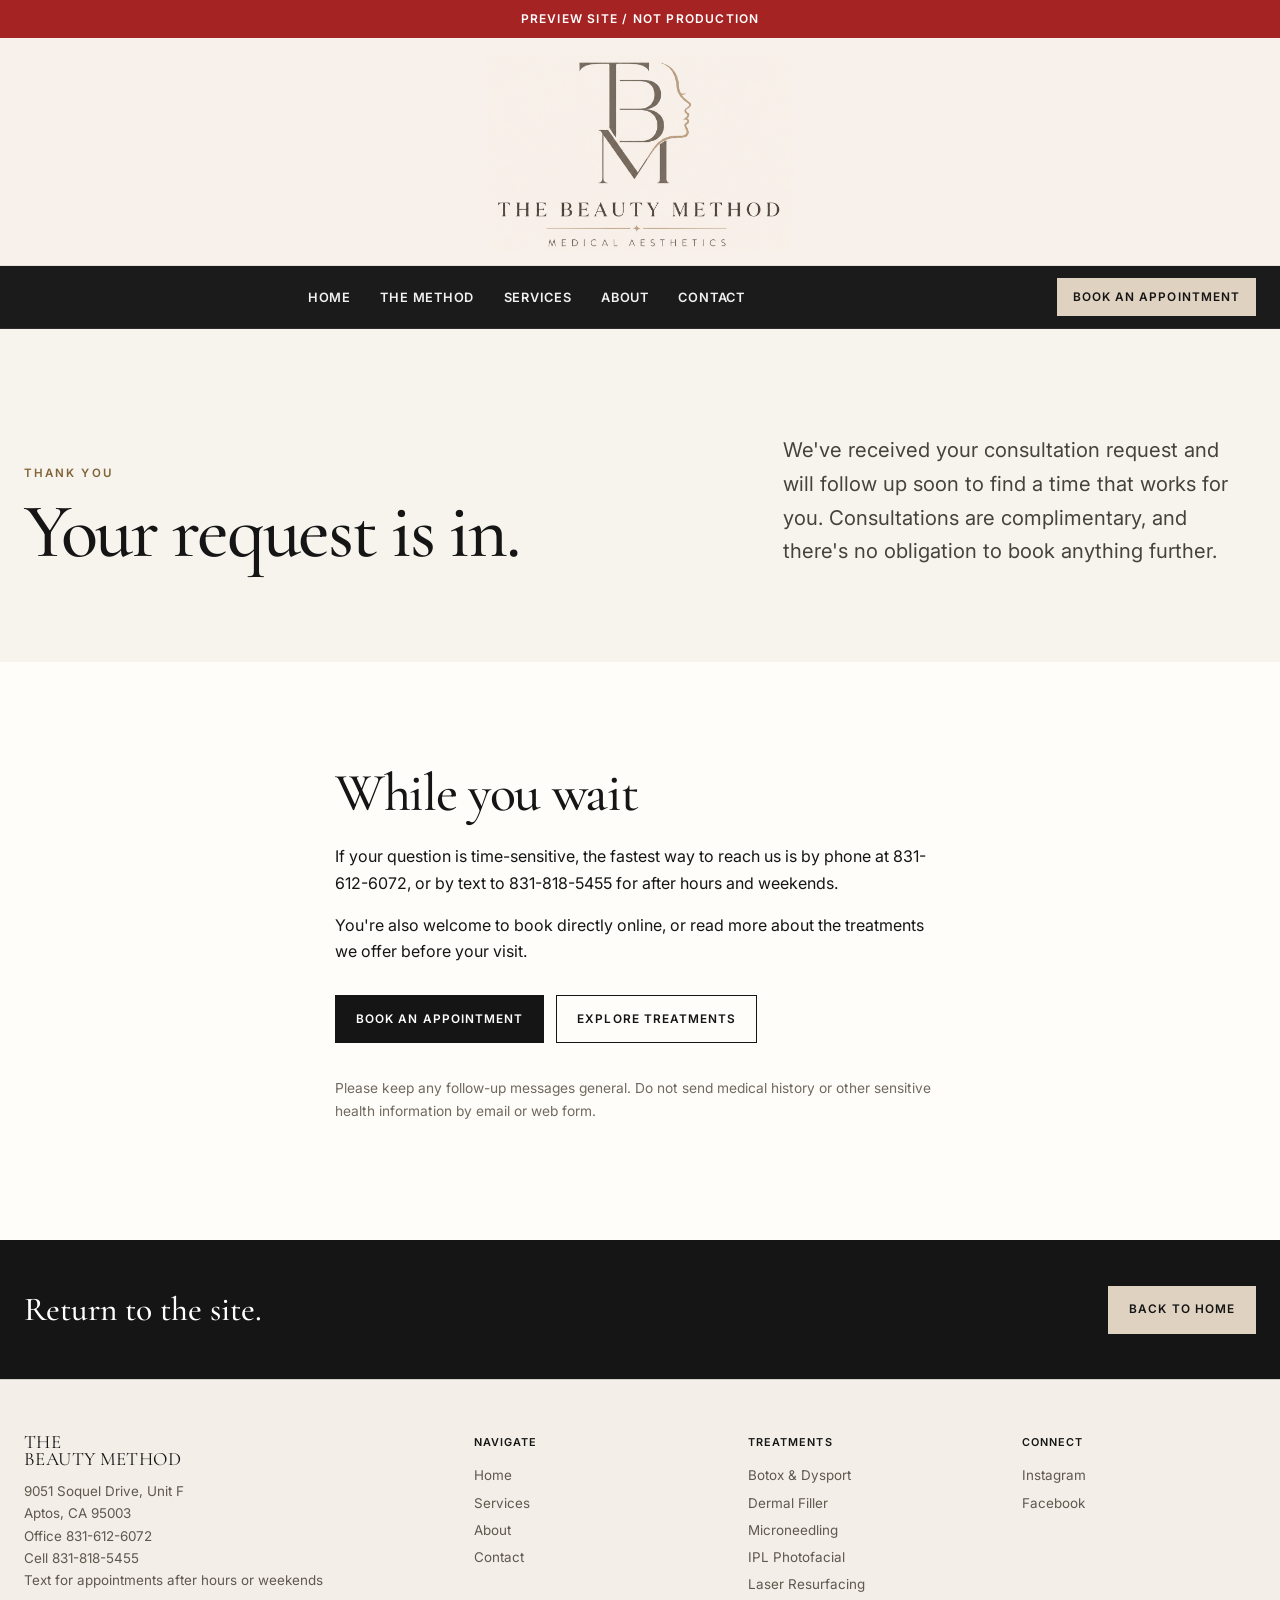
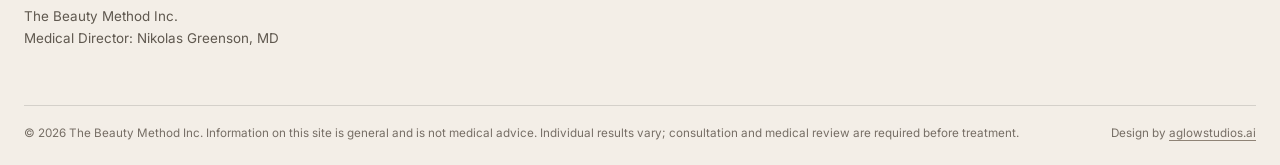
<file: thanks.html>
<!doctype html>
<html lang="en">
<head>
  <meta charset="utf-8"><meta name="viewport" content="width=device-width, initial-scale=1">
  <title>Thank you | The Beauty Method, Aptos</title>
  <meta name="description" content="Your consultation request has been received by The Beauty Method in Aptos, California.">
  <meta name="robots" content="noindex, follow">
  <link rel="preconnect" href="https://fonts.googleapis.com"><link rel="preconnect" href="https://fonts.gstatic.com" crossorigin>
  <link href="https://fonts.googleapis.com/css2?family=Cormorant+Garamond:wght@400;500;600&family=Inter:wght@400;500;600&display=swap" rel="stylesheet"><link rel="icon" type="image/png" href="assets/beauty-method-mark.png">
  <link rel="stylesheet" href="styles.css">
</head>
<body>
<div class="preview-notice" role="note" aria-label="Preview site notice">PREVIEW SITE / NOT PRODUCTION</div>
<a class="skip-link" href="#main">Skip to content</a>
<header class="brand-masthead">
  <a class="brand-logo-link" href="index.html" aria-label="The Beauty Method home">
    <img class="brand-logo" src="assets/beauty-method-logo.png" alt="The Beauty Method Medical Aesthetics">
  </a>
</header>
<div class="site-header">
  <div class="container header-inner">
    <nav class="site-nav" aria-label="Primary navigation">
      <a href="index.html">Home</a>
      <a href="index.html#method">The Method</a>
      <a href="services.html">Services</a>
      <a href="about.html">About</a>
      <a href="visit.html">Contact</a>
      <a class="nav-book" href="visit.html#book" data-book-link>Book an Appointment</a>
    </nav>
    <a class="btn btn--light header-cta" href="visit.html#book" data-book-link>Book an Appointment</a>
    <button class="menu-toggle" type="button" aria-label="Open menu" aria-expanded="false"><span></span><span></span><span></span></button>
  </div>
</div>
<main id="main">
  <section class="page-hero"><div class="container page-hero-grid"><div><p class="eyebrow">Thank you</p><h1 class="h1-page">Your request is in.</h1></div><p class="lede">We've received your consultation request and will follow up soon to find a time that works for you. Consultations are complimentary, and there's no obligation to book anything further.</p></div></section>

  <section class="section"><div class="container copy-measure">
    <h2 class="h2">While you wait</h2>
    <p>If your question is time-sensitive, the fastest way to reach us is by phone at <a href="tel:+18316126072">831-612-6072</a>, or by <a href="sms:+18318185455">text</a> to 831-818-5455 for after hours and weekends.</p>
    <p>You're also welcome to book directly online, or read more about the treatments we offer before your visit.</p>
    <div class="actions">
      <a class="btn" href="visit.html#book" data-book-link>Book an Appointment</a>
      <a class="btn btn--ghost" href="services.html">Explore treatments</a>
    </div>
    <p class="small muted" style="margin-top:34px">Please keep any follow-up messages general. Do not send medical history or other sensitive health information by email or web form.</p>
  </div></section>

  <section class="dark-cta"><div class="container dark-cta-inner"><div><h2>Return to the site.</h2></div><a class="btn btn--light" href="index.html">Back to home</a></div></section>
</main>
<footer class="site-footer"><div class="container footer-grid"><div><div class="brand"><span>The</span><span>Beauty Method</span></div><p>9051 Soquel Drive, Unit F<br>Aptos, CA 95003<br>Office <a href="tel:+18316126072">831-612-6072</a><br>Cell <a href="tel:+18318185455">831-818-5455</a><br><a href="sms:+18318185455">Text</a> for appointments after hours or weekends</p><p class="footer-legal-name">The Beauty Method Inc.<br>Medical Director: Nikolas Greenson, MD</p></div><div><div class="footer-title">Navigate</div><div class="footer-links"><a href="index.html">Home</a><a href="services.html">Services</a><a href="about.html">About</a><a href="visit.html">Contact</a></div></div><div><div class="footer-title">Treatments</div><div class="footer-links"><a href="services.html#neuromodulators">Botox & Dysport</a><a href="services.html#filler">Dermal Filler</a><a href="services.html#microneedling">Microneedling</a><a href="services.html#ipl">IPL Photofacial</a><a href="services.html#resurfacing">Laser Resurfacing</a></div></div><div><div class="footer-title">Connect</div><div class="footer-links"><a href="https://www.instagram.com/nurseinjector_jillian" target="_blank" rel="noopener">Instagram</a><a href="https://www.facebook.com/novellaskin" target="_blank" rel="noopener">Facebook</a></div></div></div><div class="container footer-bottom"><div>© <span data-year></span> The Beauty Method Inc. Information on this site is general and is not medical advice. Individual results vary; consultation and medical review are required before treatment.</div><div class="footer-credit">Design by <a href="https://aglowstudios.ai" target="_blank" rel="noopener">aglowstudios.ai</a></div></div></footer>
<script src="script.js"></script></body></html>
</file>
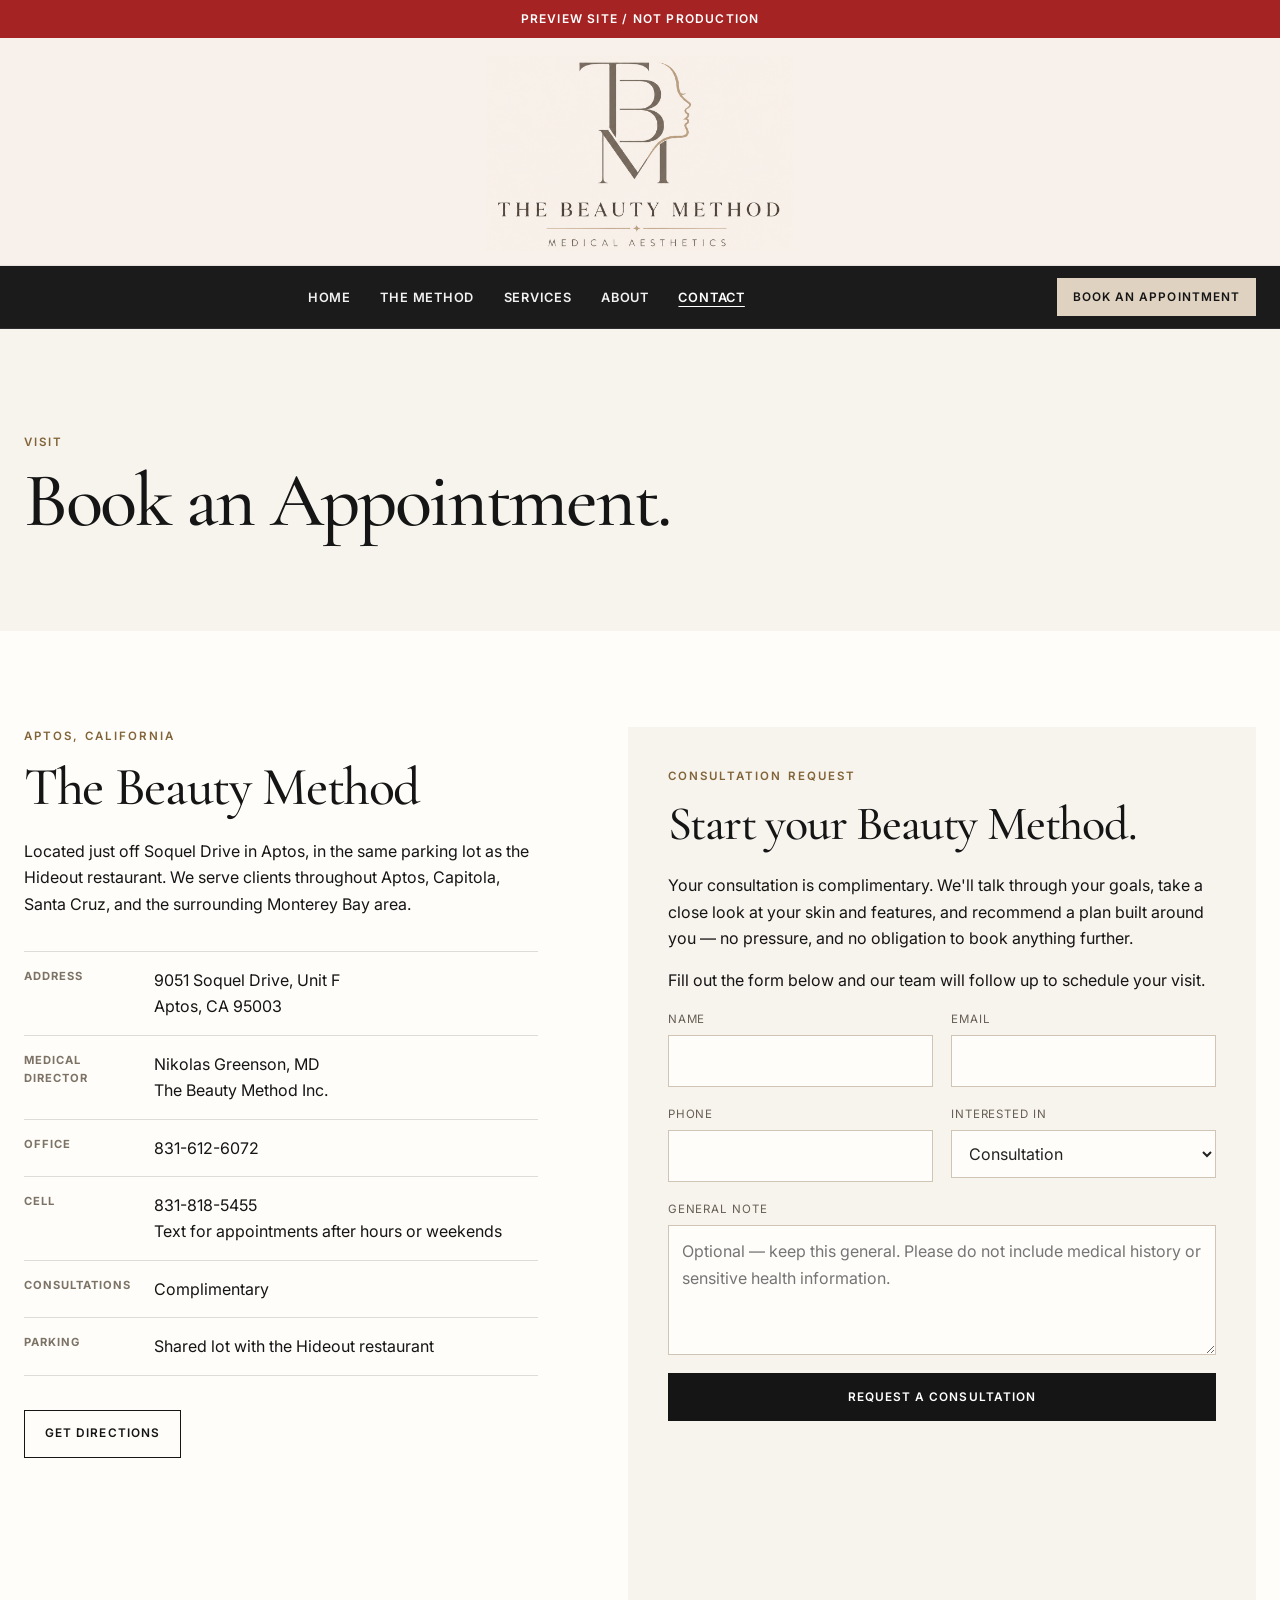
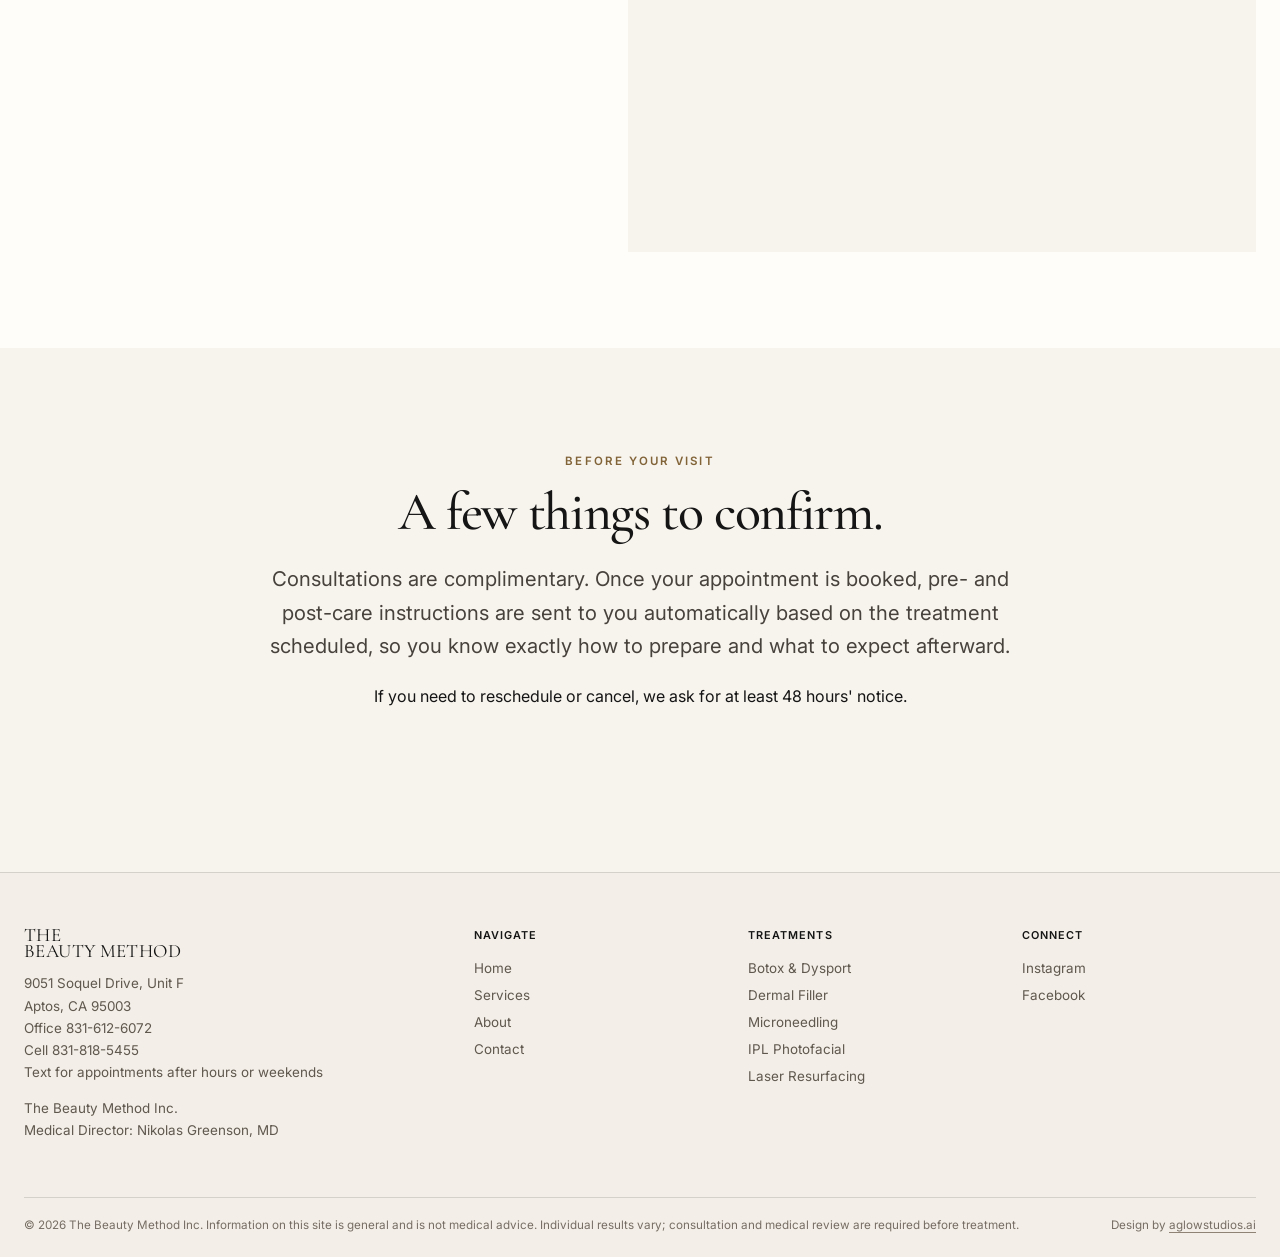
<file: visit.html>
<!doctype html>
<html lang="en">
<head>
  <meta charset="utf-8"><meta name="viewport" content="width=device-width, initial-scale=1">
  <title>Visit & Book | The Beauty Method, Aptos</title><meta name="description" content="Visit The Beauty Method in Aptos, California and request a consultation.">
  <link rel="preconnect" href="https://fonts.googleapis.com"><link rel="preconnect" href="https://fonts.gstatic.com" crossorigin><link href="https://fonts.googleapis.com/css2?family=Cormorant+Garamond:wght@400;500;600&family=Inter:wght@400;500;600&display=swap" rel="stylesheet"><link rel="icon" type="image/png" href="assets/beauty-method-mark.png">
  <link rel="stylesheet" href="styles.css">
</head>
<body>
<div class="preview-notice" role="note" aria-label="Preview site notice">PREVIEW SITE / NOT PRODUCTION</div>
<a class="skip-link" href="#main">Skip to content</a>
<header class="brand-masthead">
  <a class="brand-logo-link" href="index.html" aria-label="The Beauty Method home">
    <img class="brand-logo" src="assets/beauty-method-logo.png" alt="The Beauty Method Medical Aesthetics">
  </a>
</header>
<div class="site-header">
  <div class="container header-inner">
    <nav class="site-nav" aria-label="Primary navigation">
      <a href="index.html">Home</a>
      <a href="index.html#method">The Method</a>
      <a href="services.html">Services</a>
      <a href="about.html">About</a>
      <a href="visit.html" aria-current="page">Contact</a>
      <a class="nav-book" href="visit.html#book" data-book-link>Book an Appointment</a>
    </nav>
    <a class="btn btn--light header-cta" href="visit.html#book" data-book-link>Book an Appointment</a>
    <button class="menu-toggle" type="button" aria-label="Open menu" aria-expanded="false"><span></span><span></span><span></span></button>
  </div>
</div>
<main id="main">
  <section class="page-hero"><div class="container page-hero-grid"><div><p class="eyebrow">Visit</p><h1 class="h1-page">Book an Appointment.</h1></div></div></section>
  <section class="container visit-grid"><div><p class="eyebrow">Aptos, California</p><h2 class="h2">The Beauty Method</h2><p>Located just off Soquel Drive in Aptos, in the same parking lot as the Hideout restaurant. We serve clients throughout Aptos, Capitola, Santa Cruz, and the surrounding Monterey Bay area.</p><ul class="contact-list"><li><strong>Address</strong><span>9051 Soquel Drive, Unit F<br>Aptos, CA 95003</span></li><li><strong>Medical Director</strong><span>Nikolas Greenson, MD<br>The Beauty Method Inc.</span></li><li><strong>Office</strong><a href="tel:+18316126072">831-612-6072</a></li><li><strong>Cell</strong><span><a href="tel:+18318185455">831-818-5455</a><br><a href="sms:+18318185455">Text</a> for appointments after hours or weekends</span></li><li><strong>Consultations</strong><span>Complimentary</span></li><li><strong>Parking</strong><span>Shared lot with the Hideout restaurant</span></li></ul><div class="actions"><a class="btn btn--ghost" href="https://www.google.com/maps/search/?api=1&query=9051+Soquel+Drive+Unit+F+Aptos+CA+95003" target="_blank" rel="noopener">Get directions</a></div><div class="map-embed" style="margin-top:34px"><iframe src="https://www.google.com/maps?q=9051+Soquel+Drive+Unit+F+Aptos+CA+95003&output=embed" width="100%" height="360" style="border:0" loading="lazy" referrerpolicy="no-referrer-when-downgrade" title="Map to The Beauty Method, 9051 Soquel Drive, Unit F, Aptos, CA 95003"></iframe></div></div>
    <div class="contact-form" id="book"><p class="eyebrow">Consultation request</p><h2 class="h2" style="font-size:3rem">Start your Beauty Method.</h2><p>Your consultation is complimentary. We'll talk through your goals, take a close look at your skin and features, and recommend a plan built around you — no pressure, and no obligation to book anything further.</p><p>Fill out the form below and our team will follow up to schedule your visit.</p>
      <form name="consultation-request" method="POST" action="/thanks" data-netlify="true" netlify-honeypot="bot-field">
        <input type="hidden" name="form-name" value="consultation-request"><p hidden><label>Don't fill this out: <input name="bot-field"></label></p>
        <div class="form-grid"><div class="field"><label for="name">Name</label><input id="name" name="name" autocomplete="name" required></div><div class="field"><label for="email">Email</label><input id="email" name="email" type="email" autocomplete="email" required></div><div class="field"><label for="phone">Phone</label><input id="phone" name="phone" type="tel" autocomplete="tel"></div><div class="field"><label for="interest">Interested in</label><select id="interest" name="interest"><option>Consultation</option><option>Botox / Dysport</option><option>Dermal Filler</option><option>Microneedling</option><option>IPL Photofacial</option><option>Laser Resurfacing</option><option>Gift card</option><option>Not sure yet</option></select></div><div class="field full"><label for="message">General note</label><textarea id="message" name="message" placeholder="Optional — keep this general. Please do not include medical history or sensitive health information."></textarea></div><div class="field full"><button class="btn" type="submit">Request a consultation</button></div></div>
      </form>
    </div>
  </section>
  <section class="section" style="background:var(--ivory)"><div class="container section-head"><p class="eyebrow">Before your visit</p><h2 class="h2">A few things to confirm.</h2><p class="lede">Consultations are complimentary. Once your appointment is booked, pre- and post-care instructions are sent to you automatically based on the treatment scheduled, so you know exactly how to prepare and what to expect afterward.</p><p>If you need to reschedule or cancel, we ask for at least 48 hours' notice.</p></div></section>
</main>
<footer class="site-footer"><div class="container footer-grid"><div><div class="brand"><span>The</span><span>Beauty Method</span></div><p>9051 Soquel Drive, Unit F<br>Aptos, CA 95003<br>Office <a href="tel:+18316126072">831-612-6072</a><br>Cell <a href="tel:+18318185455">831-818-5455</a><br><a href="sms:+18318185455">Text</a> for appointments after hours or weekends</p><p class="footer-legal-name">The Beauty Method Inc.<br>Medical Director: Nikolas Greenson, MD</p></div><div><div class="footer-title">Navigate</div><div class="footer-links"><a href="index.html">Home</a><a href="services.html">Services</a><a href="about.html">About</a><a href="visit.html">Contact</a></div></div><div><div class="footer-title">Treatments</div><div class="footer-links"><a href="services.html#neuromodulators">Botox & Dysport</a><a href="services.html#filler">Dermal Filler</a><a href="services.html#microneedling">Microneedling</a><a href="services.html#ipl">IPL Photofacial</a><a href="services.html#resurfacing">Laser Resurfacing</a></div></div><div><div class="footer-title">Connect</div><div class="footer-links"><a href="https://www.instagram.com/nurseinjector_jillian" target="_blank" rel="noopener">Instagram</a><a href="https://www.facebook.com/novellaskin" target="_blank" rel="noopener">Facebook</a></div></div></div><div class="container footer-bottom"><div>© <span data-year></span> The Beauty Method Inc. Information on this site is general and is not medical advice. Individual results vary; consultation and medical review are required before treatment.</div><div class="footer-credit">Design by <a href="https://aglowstudios.ai" target="_blank" rel="noopener">aglowstudios.ai</a></div></div></footer>
<script src="script.js"></script></body></html>
</file>
<file: styles.css>
:root {
  --ink: #151515;
  --ink-soft: #25231f;
  --ivory: #f7f3ed;
  --paper: #fffdf9;
  --sand: #dfd2c0;
  --champagne: #c7aa82;
  --taupe: #8a7f72;
  --gold-text: #816438;
  --line: rgba(21,21,21,.14);
  --white-line: rgba(255,255,255,.18);
  --max: 1240px;
  --serif: "Cormorant Garamond", Georgia, "Times New Roman", serif;
  --sans: "Inter", -apple-system, BlinkMacSystemFont, "Segoe UI", sans-serif;
}

* { box-sizing: border-box; }
html { scroll-behavior: smooth; }
body {
  margin: 0;
  color: var(--ink);
  background: var(--paper);
  font-family: var(--sans);
  font-size: 16px;
  line-height: 1.65;
  -webkit-font-smoothing: antialiased;
}
img { display: block; width: 100%; height: auto; }
a { color: inherit; text-decoration: none; }
button, input, select, textarea { font: inherit; }
::selection { background: var(--sand); color: var(--ink); }

.preview-notice {
  background: #a62323; color: #fff; padding: 10px 16px; text-align: center;
  font-size: .75rem; font-weight: 600; letter-spacing: .1em; line-height: 1.5;
}
#promotions { scroll-margin-top: 80px; }

.skip-link {
  position: absolute; left: -999px; top: 8px; z-index: 1000;
  background: #fff; color: #000; padding: 10px 14px;
}
.skip-link:focus { left: 8px; }

.container { width: min(calc(100% - 48px), var(--max)); margin-inline: auto; }
.eyebrow {
  margin: 0 0 14px;
  color: var(--gold-text);
  font-size: .72rem;
  font-weight: 600;
  letter-spacing: .18em;
  text-transform: uppercase;
}
.display {
  font-family: var(--serif);
  font-size: clamp(3.2rem, 6.4vw, 6.9rem);
  line-height: .9;
  font-weight: 500;
  letter-spacing: -.035em;
  margin: 0;
}
.h1-page {
  font-family: var(--serif);
  font-size: clamp(3.4rem, 6vw, 6.5rem);
  line-height: .92;
  font-weight: 500;
  letter-spacing: -.03em;
  margin: 0;
}
.h2 {
  font-family: var(--serif);
  font-size: clamp(2.45rem, 4.2vw, 4.4rem);
  line-height: 1;
  font-weight: 500;
  letter-spacing: -.025em;
  margin: 0 0 24px;
}
.h3 {
  font-family: var(--serif);
  font-size: clamp(1.7rem, 2.6vw, 2.4rem);
  line-height: 1.05;
  font-weight: 500;
  margin: 0 0 12px;
}
.lede { font-size: clamp(1.05rem, 1.6vw, 1.27rem); line-height: 1.65; color: #47423c; }
.muted { color: #70695f; }
.small { font-size: .86rem; }
.placeholder {
  display: inline;
  background: rgba(199,170,130,.18);
  border-bottom: 1px solid var(--champagne);
  padding: 0 .12em;
}

.btn {
  display: inline-flex;
  align-items: center;
  justify-content: center;
  gap: 10px;
  min-height: 48px;
  padding: 13px 20px 12px;
  border: 1px solid var(--ink);
  background: var(--ink);
  color: white;
  font-size: .74rem;
  font-weight: 600;
  letter-spacing: .09em;
  text-transform: uppercase;
  transition: background .2s ease, color .2s ease, border-color .2s ease, transform .2s ease;
}
.btn:hover { background: #302d29; border-color: #302d29; transform: translateY(-1px); }
.btn--ghost { background: transparent; color: var(--ink); }
.btn--ghost:hover { background: var(--ink); color: white; }
.btn--light { background: var(--sand); border-color: var(--sand); color: var(--ink); }
.btn--light:hover { background: #eadfce; border-color: #eadfce; }
.btn--holiday { color: var(--ink); border-color: #9c7538; background: linear-gradient(120deg, #e6c993, #f6e7c5 48%, #d7b371); }
.btn--holiday:hover { color: var(--ink); border-color: #816438; background: #efdbb2; }
.btn--holiday > span { color: #735222; font-size: 1.2rem; line-height: 1; }
.text-link {
  display: inline-flex; gap: 8px; align-items: center;
  font-size: .78rem; font-weight: 600; letter-spacing: .08em; text-transform: uppercase;
  border-bottom: 1px solid currentColor; padding-bottom: 3px;
}
.actions { display: flex; flex-wrap: wrap; gap: 12px; margin-top: 30px; }

.brand-masthead {
  position: relative;
  z-index: 101;
  display: grid;
  place-items: center;
  padding: 18px 24px 14px;
  background: rgb(248,240,234);
  border-bottom: 1px solid rgba(21,21,21,.07);
}
.brand-logo-link { display:block; line-height:0; }
.brand-logo {
  width: clamp(285px, 24vw, 355px);
  max-width: 82vw;
  height: auto;
}
.site-header {
  position: sticky; top: 0; z-index: 100;
  background: rgba(20,20,20,.97);
  color: white;
  backdrop-filter: blur(10px);
  border-bottom: 1px solid rgba(255,255,255,.08);
}
.header-inner {
  height: 62px;
  display: grid;
  grid-template-columns: 1fr auto;
  align-items: center;
  gap: 28px;
}
.brand {
  font-family: var(--serif);
  font-size: 1.18rem;
  line-height: .86;
  letter-spacing: .02em;
  text-transform: uppercase;
  white-space: nowrap;
}
.brand span { display: block; }
.site-nav { justify-self: center; display: flex; gap: clamp(18px, 2.3vw, 34px); align-items: center; }
.site-nav a {
  font-size: .8rem;
  letter-spacing: .06em;
  text-transform: uppercase;
  font-weight: 600;
  color: rgba(255,255,255,.94);
}
.site-nav a:hover, .site-nav a[aria-current="page"] { color: white; text-decoration: underline; text-underline-offset: 4px; }
.header-cta { justify-self:end; min-height: 38px; padding: 8px 15px; }
.nav-book { display: none; }
.menu-toggle { display: none; background: none; color: white; border: 0; padding: 10px; cursor: pointer; }
.menu-toggle span { display:block; width:24px; height:1px; background:white; margin:5px 0; }

.hero {
  min-height: min(720px, calc(100vh - 62px));
  display: grid;
  grid-template-columns: 47% 53%;
  background: var(--ivory);
  overflow: hidden;
}
.hero-copy { align-self: center; padding: 84px max(36px, calc((100vw - var(--max))/2)); padding-right: 7vw; }
.hero-copy .lede { max-width: 510px; margin: 25px 0 0; }
.hero-actions { display: grid; grid-template-columns: repeat(2, minmax(0, 1fr)); }
.hero-actions .btn { padding-inline: 12px; text-align: center; }
.hero-media { min-height: 640px; position: relative; background: #d8cbbc; overflow: hidden; }
.hero-media img { width:100%; height:100%; object-fit:cover; object-position: 51% center; }
.hero-media::after {
  content:""; position:absolute; inset:0;
  background: linear-gradient(90deg, rgba(247,243,237,.12), transparent 30%);
  pointer-events:none;
}

.promotion { position: relative; isolation: isolate; overflow: hidden; padding: 88px 0; background: radial-gradient(ellipse at 8% 25%, #fff4d4, transparent 48%), radial-gradient(ellipse at 85% 90%, #edd09b, transparent 55%), var(--sand); border-block: 1px solid #ad874c; }
.holiday-decoration { position: absolute; inset: 0; pointer-events: none; z-index: -1; color: #9d742e; }
.holiday-decoration::before { content: ""; position: absolute; width: 340px; height: 340px; left: -150px; top: -110px; border-radius: 50%; background: radial-gradient(circle, #fff9df, #f4d79166 45%, transparent 70%); filter: blur(12px); }
.holiday-snowflake { position: absolute; filter: drop-shadow(0 0 10px #fff7cf) drop-shadow(0 0 22px #eac57e); }
.holiday-snowflake--large { width: clamp(150px, 17vw, 245px); left: -52px; top: -64px; opacity: .55; transform: rotate(15deg); }
.holiday-snowflake--small { width: clamp(130px, 13vw, 185px); right: -38px; bottom: -48px; opacity: .6; transform: rotate(-12deg); }
.holiday-star { position: absolute; line-height: 1; text-shadow: 0 0 12px #fff, 0 0 30px #edc571; }
.holiday-star--one { font-size: 82px; left: 35%; top: 4px; }
.holiday-star--two { font-size: 24px; left: 29%; top: 36px; }
.holiday-star--three { font-size: 66px; left: 43%; bottom: 8px; }
.holiday-star--four { font-size: 20px; left: 38%; bottom: 30px; }
.promotion::before { content: ""; position: absolute; inset: 12px; border: 1px solid rgba(129,100,56,.4); pointer-events: none; z-index: -1; }
.promotion-sparkles { display: flex; align-items: center; justify-content: center; gap: 18px; color: var(--gold-text); margin: -26px 0 22px; line-height: 1; pointer-events: none; }
.promotion-sparkles span { font-size: 1.5rem; }
.promotion-sparkles span:nth-child(2) { font-size: .75rem; }
.promotion-inner { display: grid; grid-template-columns: 1fr; justify-items: center; text-align: center; }
.promotion-copy { max-width: 540px; }
.promotion h2, .promotion h3 { font-family: var(--serif); font-weight: 500; letter-spacing: -.025em; line-height: 1.05; margin: 0 0 18px; }
.promotion h2 { font-size: clamp(2.3rem, 3.6vw, 3.5rem); }
.promotion h3 { font-size: clamp(2.1rem, 3.2vw, 3rem); }
.promotion h3 em { font-weight: 500; }
.promotion-copy > p:not(.eyebrow) { color: var(--ink-soft); max-width: 45ch; margin-inline: auto; }
.promotion .text-link { margin-top: 8px; }
.promotion-offer { border-left: 1px solid rgba(21,21,21,.25); padding-left: clamp(32px, 6vw, 80px); }
.promotion .promotion-note { font-size: .75rem; margin: 14px 0 0; }
.promotion a:focus-visible { outline: 2px solid var(--ink); outline-offset: 5px; }

.intro-editorial { padding: 112px 0; background: var(--paper); }
.intro-editorial-inner { max-width: 920px; }
.intro-editorial .h2 { max-width: 760px; }
.intro-definition { max-width: 820px; margin: 30px 0 42px; }
.intro-columns { display:grid; grid-template-columns:repeat(2,1fr); gap:70px; padding-top:34px; border-top:1px solid var(--line); }
.intro-columns p { margin:0; color:#5d574f; }
.copy-measure { max-width: 610px; }

.method { background: var(--ink); color: white; padding: 96px 0 104px; }
.method .eyebrow, .dark-cta .eyebrow { color: var(--champagne); }
.method .h2 { text-align:center; }
.method .section-intro { max-width:650px; margin: 0 auto 60px; text-align:center; color:rgba(255,255,255,.72); }
.method-grid { display:grid; grid-template-columns: repeat(3,1fr); }
.method-card { padding: 10px clamp(30px, 4vw, 54px) 4px; position:relative; }
.method-card + .method-card { border-left:1px solid var(--white-line); }
.method-number { font-family:var(--serif); color:var(--champagne); font-size:1.25rem; }
.method-card .h3 { color:white; margin-top:10px; }
.method-card p { color:rgba(255,255,255,.72); margin-bottom:0; }
.icon-line {
  width:62px; height:62px; border:1px solid var(--champagne); border-radius:50%;
  display:grid; place-items:center; margin-bottom:24px; color:var(--champagne); font-family:var(--serif); font-size:1.5rem;
}

.section { padding: 104px 0; }
.section-head { max-width:760px; margin:0 auto 58px; text-align:center; }
.services-section { background:#fbf8f3; }
.services-grid { display:grid; grid-template-columns:repeat(4,1fr); gap:0; border-top:1px solid var(--line); border-bottom:1px solid var(--line); }
.service-card { padding:32px 26px 34px; }
.service-card + .service-card { border-left:1px solid var(--line); }
.service-card h3 { font-family:var(--serif); font-size:1.9rem; font-weight:500; margin:14px 0 12px; }
.service-card p { font-size:.93rem; color:#625b52; min-height:92px; }
.service-card .text-link { margin-top:10px; }
.service-index { color:var(--champagne); font-family:var(--serif); font-size:1.15rem; }

.experience-text { padding:112px 0; background:var(--ivory); }
.experience-text-grid { display:grid; grid-template-columns:.85fr 1.15fr; gap:10vw; align-items:start; }
.experience-copy-text { max-width:620px; }
.experience-copy-text .lede { margin-top:0; }
.quote-rule { width:46px; height:1px; background:var(--champagne); margin:28px 0; }

.team-strip { padding:92px 0; }
.team-title { text-align:center; letter-spacing:.2em; text-transform:uppercase; font-size:.76rem; margin-bottom:38px; }
.team-grid { display:grid; grid-template-columns:repeat(2,1fr); gap:38px; max-width:960px; margin:auto; }
.team-card { display:grid; grid-template-columns:170px 1fr; gap:26px; align-items:start; padding:30px 0; border-top:1px solid var(--line); }
.team-card--solo { grid-template-columns:1fr !important; }
.team-photo, .team-photo-placeholder { width:100%; aspect-ratio:4/5; object-fit:cover; background:#e5ded4; }
.team-photo { object-position:center 26%; }
.team-photo-placeholder { border:1px solid rgba(21,21,21,.08); }
.team-card h3 { font-family:var(--serif); font-size:1.65rem; font-weight:500; line-height:1.05; margin:4px 0 2px; }
.role { font-size:.76rem; color:#766c60; text-transform:uppercase; letter-spacing:.08em; }
.team-card p { font-size:.91rem; color:#5e574f; }

.dark-cta { background:var(--ink); color:white; padding:42px 0; }
.dark-cta-inner { display:flex; align-items:center; justify-content:space-between; gap:30px; }
.dark-cta h2 { font-family:var(--serif); font-size:2.1rem; font-weight:500; margin:0; }
.dark-cta p { color:rgba(255,255,255,.68); margin:5px 0 0; }

.page-hero { background:var(--ivory); padding:104px 0 94px; }
.page-hero-grid { display:grid; grid-template-columns:1fr .72fr; gap:8vw; align-items:end; }
.page-hero .lede { margin:0; max-width:580px; }

.treatment { padding:92px 0; border-top:1px solid var(--line); }
.treatment:nth-of-type(even) { background:#fbf8f3; }
.treatment-text-grid { display:grid; grid-template-columns:.78fr 1.22fr; gap:9vw; align-items:start; }
.treatment-heading { position:sticky; top:120px; }
.treatment-heading .lede { max-width:420px; }
.treatment-copy { max-width:720px; }
.facts { display:grid; grid-template-columns:repeat(2,1fr); gap:0 28px; margin:32px 0; border-top:1px solid var(--line); }
.fact { padding:14px 0; border-bottom:1px solid var(--line); }
.fact dt { font-size:.68rem; text-transform:uppercase; letter-spacing:.09em; color:#807568; margin-bottom:2px; }
.fact dd { margin:0; font-size:.93rem; }
.notice { background:var(--ivory); padding:20px 22px; border-left:2px solid var(--champagne); color:#5e574f; font-size:.9rem; }

.about-grid { display:grid; grid-template-columns:.8fr 1.2fr; gap:8vw; align-items:start; padding:96px 0; }
.about-grid--solo { grid-template-columns:1fr; max-width:760px; }
.about-grid + .about-grid { border-top:1px solid var(--line); }
.bio-card { display:grid; grid-template-columns:280px 1fr; gap:42px; align-items:start; }
.bio-photo, .bio-photo-placeholder { aspect-ratio:4/5; overflow:hidden; background:#e5ded4; }
.bio-photo img { width:100%; height:100%; object-fit:cover; object-position:center 26%; }
.bio-photo-placeholder--blank { border:1px solid rgba(21,21,21,.08); }
.credentials { margin:26px 0 0; padding:0; list-style:none; border-top:1px solid var(--line); }
.credentials li { padding:11px 0; border-bottom:1px solid var(--line); font-size:.9rem; }
.credentials strong { display:inline-block; min-width:100px; font-size:.69rem; text-transform:uppercase; letter-spacing:.08em; color:#81776a; }

.visit-grid { display:grid; grid-template-columns:.9fr 1.1fr; gap:7vw; padding:96px 0; }
.contact-list { list-style:none; padding:0; margin:34px 0; border-top:1px solid var(--line); }
.contact-list li { padding:15px 0; border-bottom:1px solid var(--line); display:grid; grid-template-columns:110px 1fr; gap:20px; }
.contact-list strong { font-size:.7rem; text-transform:uppercase; letter-spacing:.09em; color:#7c7266; }
.contact-form { background:var(--ivory); padding:40px; }
.form-grid { display:grid; grid-template-columns:1fr 1fr; gap:18px; }
.field { display:flex; flex-direction:column; gap:6px; }
.field.full { grid-column:1/-1; }
label { font-size:.72rem; text-transform:uppercase; letter-spacing:.08em; color:#675f55; }
input, select, textarea { width:100%; border:1px solid #cfc4b6; background:#fffdfa; color:#222; padding:12px 13px; border-radius:0; }
textarea { min-height:130px; resize:vertical; }
.form-note { font-size:.78rem; color:#786f64; margin:14px 0 0; }
.map-placeholder { min-height:360px; background:linear-gradient(145deg,#d6c8b7,#eee6dc); display:grid; place-items:center; text-align:center; padding:30px; color:#675d52; }
.map-embed iframe { display:block; }

.site-footer { background:#f3eee7; border-top:1px solid var(--line); padding:54px 0 22px; }
.footer-grid { display:grid; grid-template-columns:1.4fr .8fr .8fr .8fr; gap:40px; }
.footer-legal-name { margin-top:14px; }
.footer-title { font-size:.68rem; letter-spacing:.1em; text-transform:uppercase; font-weight:600; margin-bottom:12px; }
.footer-grid p, .footer-grid a { font-size:.84rem; color:#5f584f; }
.footer-links { display:grid; gap:5px; }
.footer-bottom { border-top:1px solid var(--line); margin-top:42px; padding-top:18px; display:flex; justify-content:space-between; gap:30px; color:#766e65; font-size:.73rem; }
.footer-credit a { border-bottom:1px solid #8f8376; }
.legal { max-width:850px; }

/* Five-card services grid (homepage) */
.services-grid--five { grid-template-columns:repeat(5,1fr); }
.services-grid--five .service-card { padding-inline:22px; }
.services-grid--five .service-card h3 { font-size:1.75rem; }

/* Treatment media slot + two-option layout (laser) */
.anchor-alias { position:relative; top:-80px; display:block; height:0; }
.treatment-media { margin:0 0 30px; aspect-ratio:3/2; overflow:hidden; background:#e5ded4; }
.treatment-media img { width:100%; height:100%; object-fit:cover; }
.treatment-media--pending { display:grid; place-items:center; padding:24px; text-align:center; border:1px dashed var(--champagne); font-size:.86rem; }
.options { display:grid; grid-template-columns:repeat(2,1fr); gap:0 28px; margin:30px 0 0; border-top:1px solid var(--line); }
.option { padding:20px 0 6px; }
.option-label { margin:0 0 4px; color:var(--gold-text); font-size:.68rem; font-weight:600; letter-spacing:.14em; text-transform:uppercase; }
.option-title { font-family:var(--serif); font-size:1.65rem; font-weight:500; line-height:1.05; margin:0 0 8px; }
.option p:last-child { margin:0; font-size:.93rem; color:#5e574f; }

.reveal { opacity:0; transform:translateY(18px); transition: opacity .65s ease, transform .65s ease; }
.reveal.is-visible { opacity:1; transform:none; }

@media (max-width: 980px) {
  .header-inner { grid-template-columns:1fr auto; justify-content:space-between; }
  .header-cta { display:none; }
  .menu-toggle { display:block; }
  .site-nav {
    display:none; position:absolute; top:62px; left:0; right:0;
    padding:22px 24px 28px; background:var(--ink); border-top:1px solid rgba(255,255,255,.1);
    flex-direction:column; align-items:flex-start; gap:18px;
  }
  .site-nav.open { display:flex; }
  .site-nav .nav-book { display:inline-flex; color: var(--champagne); }
  .hero { grid-template-columns:1fr; }
  .hero-copy { padding:74px 32px 60px; }
  .hero-media { min-height:520px; }
  .page-hero-grid, .about-grid, .visit-grid, .experience-text-grid, .treatment-text-grid { grid-template-columns:1fr; }
  .intro-columns { gap:42px; }
  .services-grid { grid-template-columns:repeat(2,1fr); }
  .services-grid--five .service-card:last-child { grid-column:1/-1; }
  .service-card + .service-card { border-left:0; }
  .service-card:nth-child(even) { border-left:1px solid var(--line); }
  .service-card:nth-child(n+3) { border-top:1px solid var(--line); }
  .treatment-heading { position:static; }
  .method-grid { grid-template-columns:1fr; max-width:700px; margin:auto; }
  .method-card { padding:34px 0; }
  .method-card + .method-card { border-left:0; border-top:1px solid var(--white-line); }
  .team-grid { grid-template-columns:1fr; max-width:680px; }
  .bio-card { grid-template-columns:220px 1fr; }
  .footer-grid { grid-template-columns:repeat(2,1fr); }
}

@media (max-width: 640px) {
  .hero-actions { grid-template-columns: 1fr; }
  .hero-actions > :first-child { justify-self: stretch; }
  .promotion { padding-block: 76px; }
  .holiday-snowflake--large { width: 150px; left: -58px; top: -58px; }
  .holiday-star--one { left: auto; right: 32px; font-size: 60px; top: 6px; }
  .holiday-star--two { left: auto; right: 100px; top: 24px; }
  .promotion-sparkles { margin-top: -10px; }
  .promotion-inner { grid-template-columns: 1fr; gap: 30px; }
  .promotion-offer { border-left: 0; border-top: 1px solid rgba(21,21,21,.25); padding: 30px 0 0; }
  .container { width:min(calc(100% - 32px), var(--max)); }
  .brand-masthead { padding:10px 16px 8px; }
  .brand-logo { width:min(290px, 78vw); }
  .header-inner { height:58px; }
  .site-nav { top:58px; }
  .display { font-size:clamp(3.35rem, 18vw, 5rem); }
  .hero-media { min-height:430px; }
  .hero-media img { object-position:56% center; }
  .intro-editorial, .section, .method, .team-strip, .visit-grid, .about-grid, .experience-text { padding-block:72px; }
  .intro-columns { grid-template-columns:1fr; gap:20px; }
  .services-grid { grid-template-columns:1fr; }
  .service-card { padding-inline:8px; }
  .service-card + .service-card, .service-card:nth-child(even), .service-card:nth-child(n+3) { border-left:0; border-top:1px solid var(--line); }
  .service-card p { min-height:0; }
  .team-card { grid-template-columns:112px 1fr; gap:18px; }
  .dark-cta-inner { align-items:flex-start; flex-direction:column; }
  .page-hero { padding:76px 0 70px; }
  .facts { grid-template-columns:1fr; }
  .options { grid-template-columns:1fr; }
  .bio-card { grid-template-columns:1fr; }
  .bio-photo, .bio-photo-placeholder { max-width:280px; }
  .form-grid { grid-template-columns:1fr; }
  .field.full { grid-column:auto; }
  .contact-form { padding:28px 20px; }
  .footer-grid { grid-template-columns:1fr; gap:28px; }
  .footer-bottom { flex-direction:column; }
}

@media (prefers-reduced-motion: reduce) {
  html { scroll-behavior:auto; }
  .reveal { opacity:1; transform:none; transition:none; }
  .btn { transition:none; }
}
</file>
